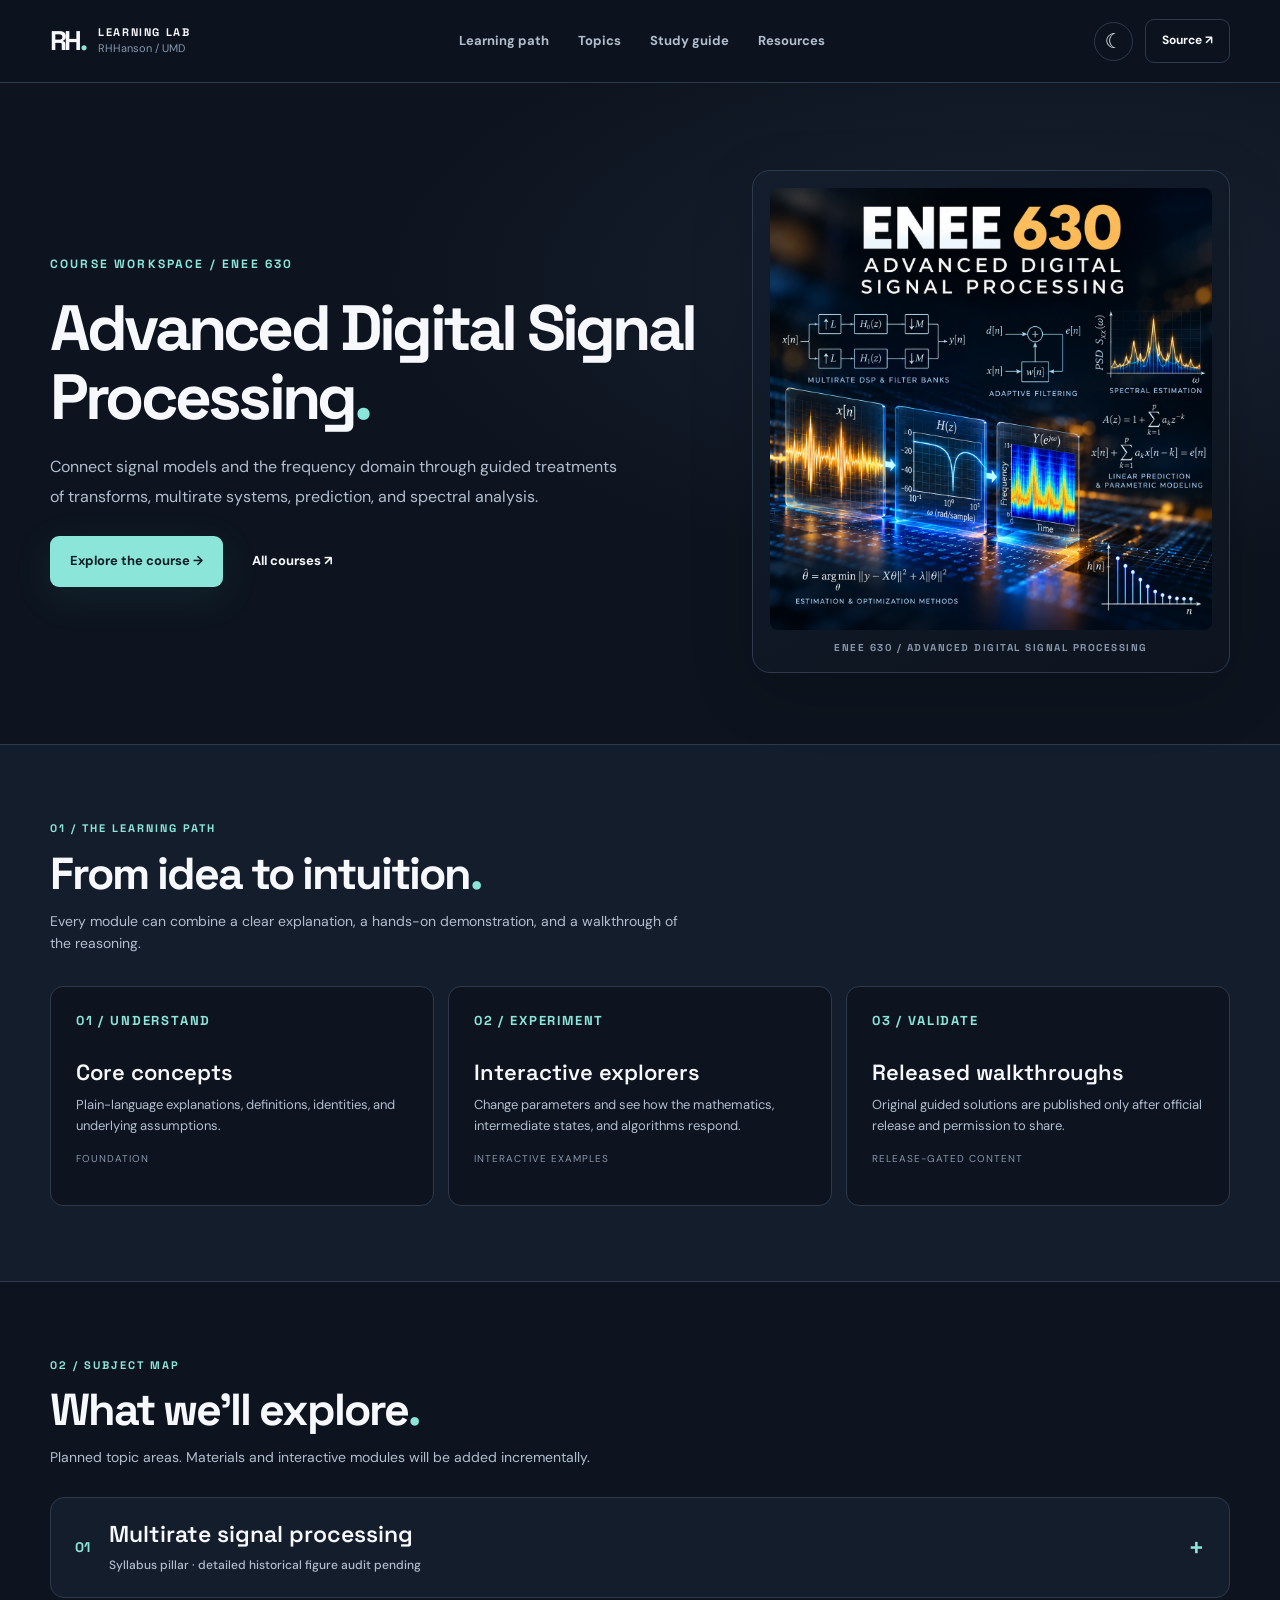
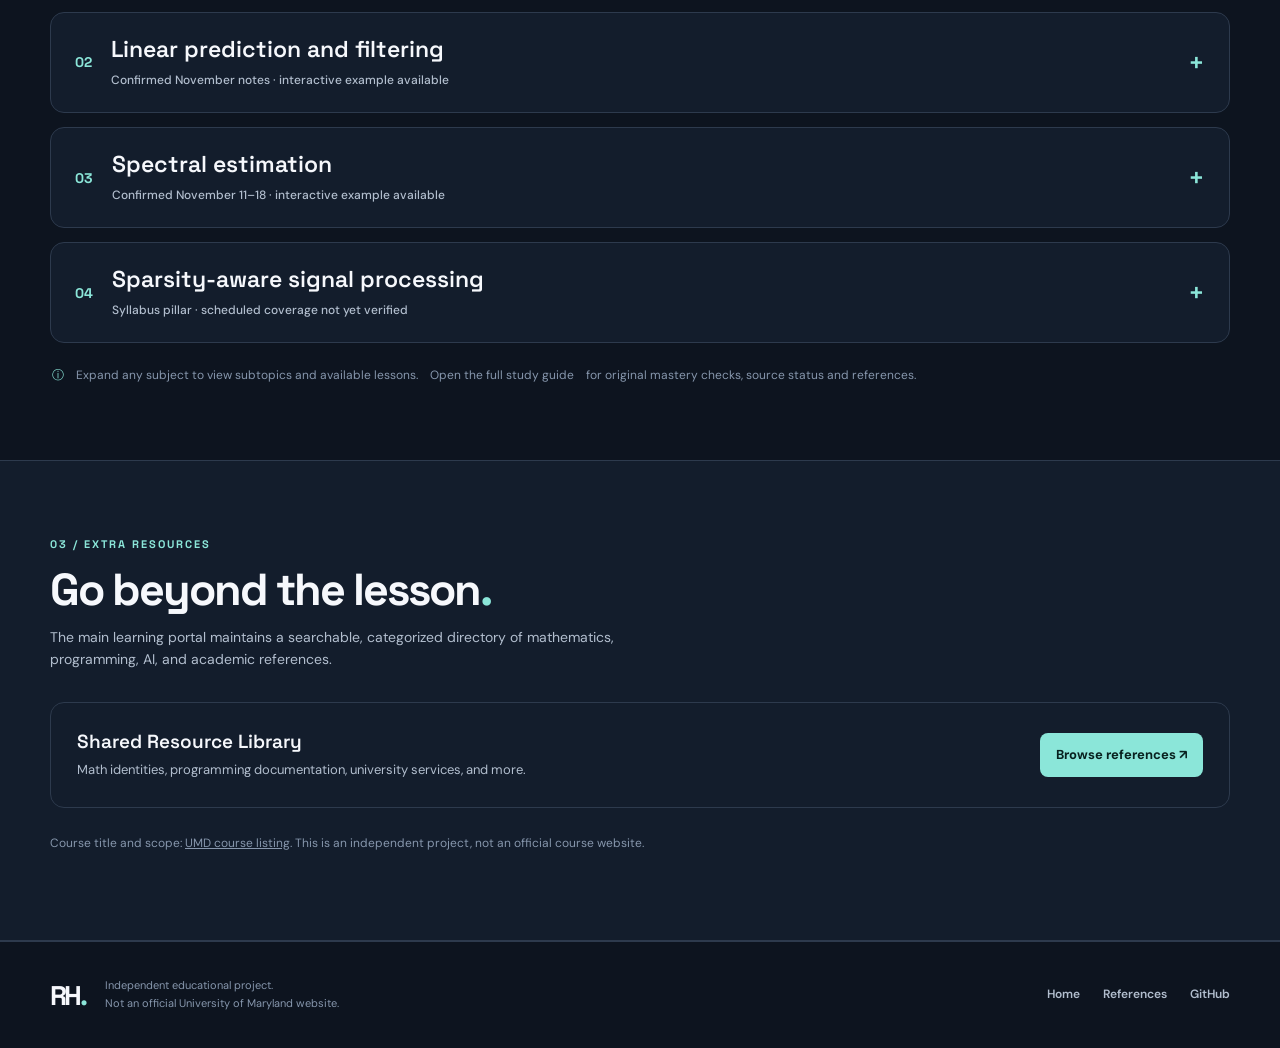
<file: site/index.html>
<!doctype html><html lang="en" data-theme="dark"><head><meta charset="utf-8"><meta name="viewport" content="width=device-width,initial-scale=1">
 <title>ENEE-630 | Advanced Digital Signal Processing | Learning Lab</title><meta name="description" content="Interactive learning companion for ENEE-630: Advanced Digital Signal Processing.">
 <link rel="icon" href="./assets/favicon.svg" type="image/svg+xml"><link rel="stylesheet" href="./assets/styles.css"><script src="./assets/course.js" defer></script></head><body>
 <a class="skip-link" href="#main">Skip to content</a><header class="site-header"><div class="container nav-row">
 <a class="brand" href="https://rhhanson-umd.github.io/"><span class="brand-mark">RH<span>.</span></span><span class="brand-label"><strong>LEARNING LAB</strong><small>RHHanson / UMD</small></span></a>
 <nav class="site-nav" aria-label="Primary"><a href="#path">Learning path</a><a href="#topics">Topics</a><a href="./learning-guide.html">Study guide</a><a href="https://rhhanson-umd.github.io/#resources">Resources</a></nav>
 <div class="nav-actions"><button class="theme-button" id="theme-toggle" aria-label="Toggle theme" title="Toggle theme">&#9790;</button><a class="nav-github" href="https://github.com/RHHanson-UMD/ENEE-630" target="_blank" rel="noopener noreferrer">Source &nearr;</a></div>
 </div></header>
 <main id="main"><section class="course-hero"><div class="container course-hero-grid"><div>
 <div class="course-eyebrow">COURSE WORKSPACE / ENEE 630</div><h1 class="course-title">Advanced Digital Signal Processing<span class="period">.</span></h1><p class="course-deck">Connect signal models and the frequency domain through guided treatments of transforms, multirate systems, prediction, and spectral analysis.</p>
 <div class="hero-actions"><a class="primary-button" href="#path">Explore the course &rarr;</a><a class="text-link" href="https://rhhanson-umd.github.io/">All courses &nearr;</a></div>
 </div><figure class="course-cover"><img src="./assets/ENEE%20630%20Cover.png" width="1254" height="1254" loading="eager" decoding="async" alt="ENEE 630 Advanced Digital Signal Processing course cover featuring multirate filter banks, adaptive filtering, spectral analysis and signal plots"><figcaption>ENEE 630 / ADVANCED DIGITAL SIGNAL PROCESSING</figcaption></figure></div></section>
 <section class="course-section alt" id="path"><div class="container"><div class="section-label">01 / THE LEARNING PATH</div><h2>From idea to intuition<span class="period">.</span></h2><p class="section-copy">Every module can combine a clear explanation, a hands-on demonstration, and a walkthrough of the reasoning.</p>
 <div class="path-grid"><div class="path-card"><div class="step">01 / UNDERSTAND</div><h3>Core concepts</h3><p>Plain-language explanations, definitions, identities, and underlying assumptions.</p><span class="status">Foundation</span></div>
 <div class="path-card"><div class="step">02 / EXPERIMENT</div><h3>Interactive explorers</h3><p>Change parameters and see how the mathematics, intermediate states, and algorithms respond.</p><span class="status">Interactive examples</span></div>
 <div class="path-card"><div class="step">03 / VALIDATE</div><h3>Released walkthroughs</h3><p>Original guided solutions are published only after official release and permission to share.</p><span class="status">Release-gated content</span></div></div>
 </div></section>
 <section class="course-section" id="topics"><div class="container"><div class="section-label">02 / SUBJECT MAP</div><h2>What we'll explore<span class="period">.</span></h2><p class="section-copy">Planned topic areas. Materials and interactive modules will be added incrementally.</p><div class="topic-accordion" aria-label="ENEE 630 subject areas">
 <details class="topic-group" id="multirate"><summary><span class="topic-index">01</span><span class="topic-heading"><strong>Multirate signal processing</strong><small>Syllabus pillar · detailed historical figure audit pending</small></span></summary>
 <div class="topic-content"><p>Build intuition about changing sampling rates and implementing analysis/synthesis systems efficiently.</p>
 <ul class="topic-subtopics"><li><strong>Sampling-rate conversion:</strong> decimation, interpolation, aliasing, spectral images and anti-alias filters</li><li><strong>Efficient implementation:</strong> polyphase decomposition and multistage processing</li><li><strong>Filter banks:</strong> two-channel and M-channel analysis/synthesis, subband coding and reconstruction</li></ul>
 <a class="topic-lesson" href="./visualizations/sampling-aliasing.html"><strong>Try sampling and aliasing</strong><span>Adjust signal frequency, sampling rate and phase; observe the Nyquist boundary and alias frequency.</span></a><p class="topic-status">Original independent DSP model; historical multirate lecture figure audit remains pending.</p><a class="topic-link" href="./learning-guide.html#topics">Study objectives and coverage notes</a></div></details>
 <details class="topic-group" id="prediction"><summary><span class="topic-index">02</span><span class="topic-heading"><strong>Linear prediction and filtering</strong><small>Confirmed November notes · interactive example available</small></span></summary>
 <div class="topic-content"><p>Investigate how observations, correlation and model assumptions determine optimal linear estimates.</p>
 <ul class="topic-subtopics"><li><strong>Linear estimation:</strong> mean-square error, covariance matrices and error orthogonality</li><li><strong>Forward/backward prediction:</strong> predictor ordering, Toeplitz systems and Levinson–Durbin ideas</li><li><strong>Wiener and Kalman methods:</strong> filtering, state-space models and innovations</li></ul>
 <a class="topic-lesson" href="./visualizations/prediction.html"><strong>Try the original forward/backward predictor</strong><span>Change correlation, order and observed sample for a stationary Gaussian AR(1) model.</span></a>
 <p class="topic-status">Example limitation: AR(1) one-sided Markov prediction is not a general ARMA/Toeplitz solver.</p></div></details>
 <details class="topic-group" id="spectral"><summary><span class="topic-index">03</span><span class="topic-heading"><strong>Spectral estimation</strong><small>Confirmed November 11–18 · interactive example available</small></span></summary>
 <div class="topic-content"><p>Compare the resolution, bias, variance and assumptions of finite-record power spectrum estimators.</p>
 <ul class="topic-subtopics"><li><strong>Nonparametric estimates:</strong> autocorrelation, PSD, periodogram, leakage and tapering</li><li><strong>Variance reduction:</strong> independent-block averaging, segment length, bias–variance tradeoffs and multitaper approaches</li><li><strong>Parametric models:</strong> AR spectral estimation, model order and mismatch</li></ul>
 <a class="topic-lesson" href="./visualizations/periodogram.html"><strong>Try the original periodogram explorer</strong><span>Investigate variance reduction for independent Gaussian white-noise estimates at zero frequency.</span></a>
 <a class="topic-lesson" href="./visualizations/spectral-leakage.html"><strong>Try spectral leakage and tapering</strong><span>Compare rectangular and Hann windows, on-bin/off-bin sinusoids, and Parseval energy.</span></a><p class="topic-status">Source status: November 16/18 class topics confirmed from transcripts; Lecture 20/21 PDF diagrams still await visual inspection.</p></div></details>
 <details class="topic-group" id="sparsity"><summary><span class="topic-index">04</span><span class="topic-heading"><strong>Sparsity-aware signal processing</strong><small>Syllabus pillar · scheduled coverage not yet verified</small></span></summary>
 <div class="topic-content"><p>Explore sparse signal representation and reconstruction once actual instruction and mathematical conventions are verified.</p>
 <ul class="topic-subtopics"><li><strong>Foundations:</strong> sparse representations and sparsity-aware estimation</li><li><strong>Optimization:</strong> norm-based formulations and their assumptions</li><li><strong>Algorithms:</strong> greedy approaches and iterative methods (tentative syllabus topics)</li></ul>
 <p class="topic-status">The Fall 2026 syllabus tentatively schedules this pillar beginning November 23. No claim of completed classroom coverage is made here.</p><a class="topic-link" href="./learning-guide.html#topics">View syllabus-based learning objectives</a></div></details>
 </div>
 <div class="note-row"><span aria-hidden="true">&#9432;</span> Expand any subject to view subtopics and available lessons. <a href="./learning-guide.html">Open the full study guide</a> for original mastery checks, source status and references.</div>
 
 </div></section>
 <section class="course-section alt"><div class="container"><div class="section-label">03 / EXTRA RESOURCES</div><h2>Go beyond the lesson<span class="period">.</span></h2><p class="section-copy">The main learning portal maintains a searchable, categorized directory of mathematics, programming, AI, and academic references.</p>
 <div class="resources-prompt"><div><strong>Shared Resource Library</strong><p>Math identities, programming documentation, university services, and more.</p></div><a class="demo-btn" href="https://rhhanson-umd.github.io/#resources">Browse references &nearr;</a></div>
 <p style="margin-top:26px;color:var(--faint);font-size:12px">Course title and scope: <a style="text-decoration:underline" href="https://app.testudo.umd.edu/soc/202608/ENEE/ENEE630" target="_blank" rel="noopener noreferrer">UMD course listing</a>. This is an independent project, not an official course website.</p>
 </div></section></main><footer><div class="container footer-row"><div class="footer-brand"><span class="brand-mark">RH<span>.</span></span><span>Independent educational project.<br>Not an official University of Maryland website.</span></div><div class="footer-links"><a href="https://rhhanson-umd.github.io/">Home</a><a href="https://rhhanson-umd.github.io/#resources">References</a><a href="https://github.com/RHHanson-UMD/ENEE-630">GitHub</a></div></div></footer>
 </body></html>
</file>
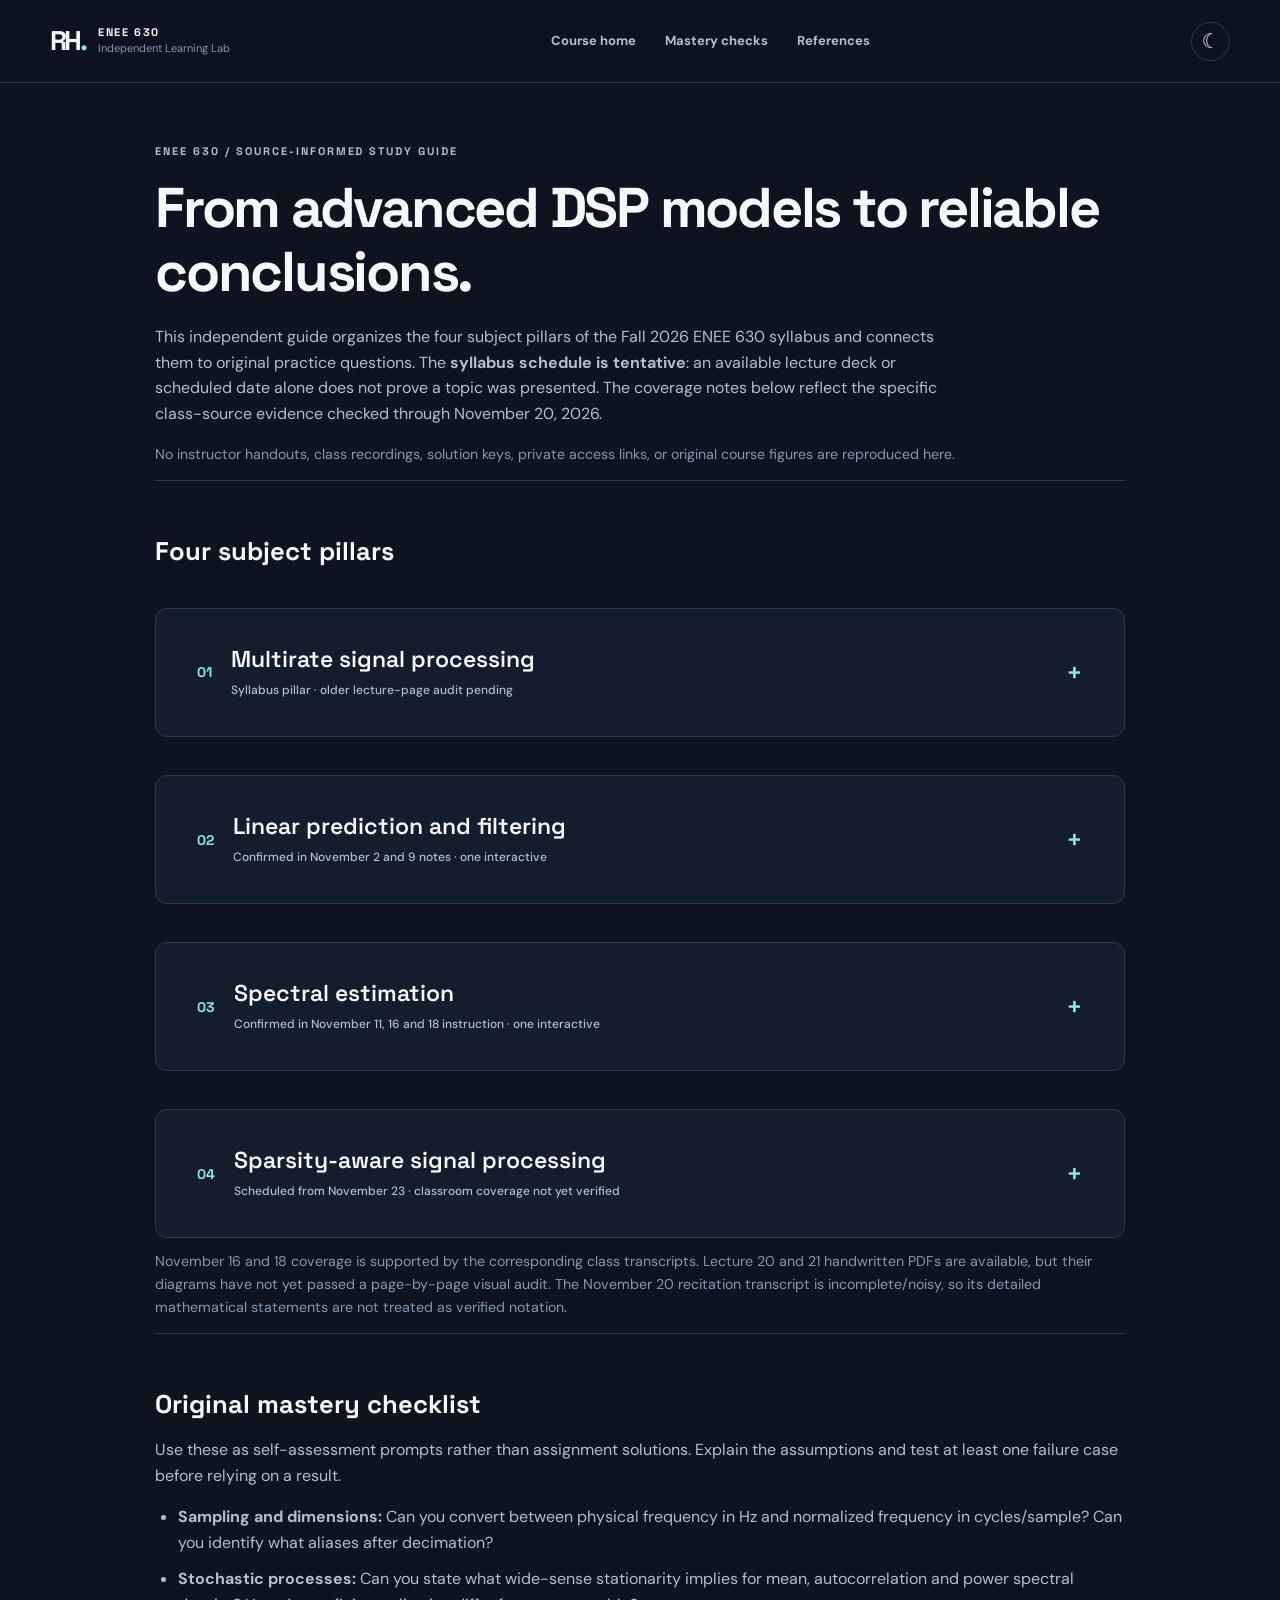
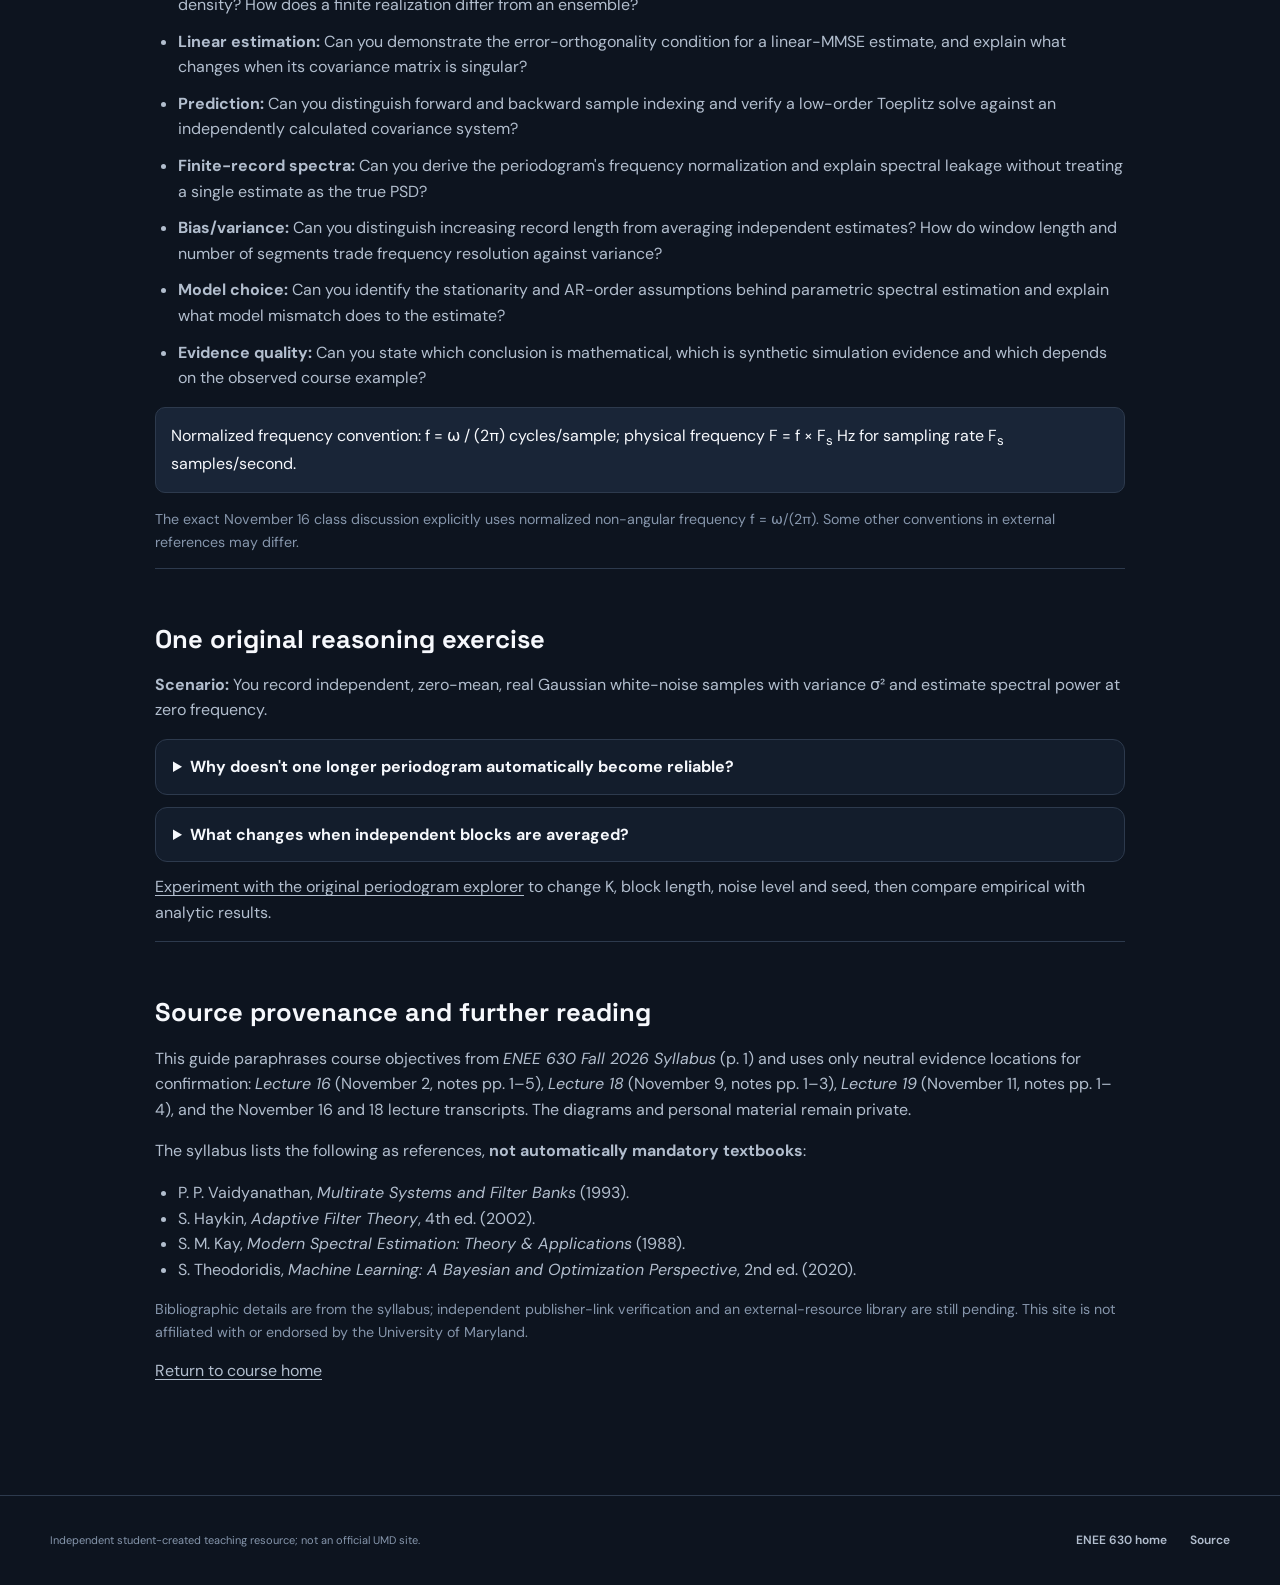
<file: site/learning-guide.html>
<!doctype html>
<html lang="en" data-theme="dark">
<head>
<meta charset="utf-8"><meta name="viewport" content="width=device-width,initial-scale=1">
<title>ENEE 630 Learning Guide | Independent Learning Lab</title>
<meta name="description" content="A source-informed ENEE 630 topic map and original mastery checklist, distinguishing confirmed instruction from tentative scheduling.">
<link rel="icon" href="./assets/favicon.svg" type="image/svg+xml">
<link rel="stylesheet" href="./assets/styles.css">
<script src="./assets/course.js" defer></script>
<style>
.guide{max-width:970px;padding:60px 0 95px}.guide h1{font:700 clamp(2.1rem,5vw,3.5rem)/1.15 'Space Grotesk',sans-serif;letter-spacing:-.04em;margin:16px 0 20px}.guide h2{font:700 1.6rem/1.3 'Space Grotesk',sans-serif;margin:44px 0 16px}.guide h3{font:700 1.1rem/1.3 'Space Grotesk',sans-serif;margin-bottom:7px}.guide p,.guide li{color:var(--muted)}.guide a:not(.brand){text-decoration:underline;text-underline-offset:3px}.guide a:hover{color:var(--mint)}.guide section{border-top:1px solid var(--line);padding-top:10px}.intro{max-width:790px}.guide-grid{display:grid;grid-template-columns:repeat(auto-fit,minmax(245px,1fr));gap:16px;margin:20px 0}.guide-card{background:var(--surface);border:1px solid var(--line);border-radius:14px;padding:23px}.guide-card p{margin-bottom:8px}.status-line{color:var(--mint)!important;font-size:.83rem;font-weight:700;letter-spacing:.01em}.guide-checks li{margin-bottom:11px}.guide .formula{background:var(--surface2);border:1px solid var(--line);padding:15px;border-radius:10px;overflow-wrap:anywhere;color:var(--ink);margin:15px 0}.guide details{background:var(--surface);border:1px solid var(--line);padding:14px 17px;margin:12px 0;border-radius:12px}.guide summary{cursor:pointer;font-weight:700}.fineprint{font-size:.89rem;color:var(--faint)!important}.guide ul{padding-left:23px}.guide a:focus-visible,.guide summary:focus-visible{outline:3px solid var(--mint);outline-offset:3px}@media(max-width:600px){.guide{padding:36px 0 65px}}
</style>
</head>
<body>
<a class="skip-link" href="#main">Skip to guide</a>
<header class="site-header"><div class="container nav-row">
<a class="brand" href="./index.html"><span class="brand-mark">RH<span>.</span></span><span class="brand-label"><strong>ENEE 630</strong><small>Independent Learning Lab</small></span></a>
<nav class="site-nav" aria-label="Primary"><a href="./index.html">Course home</a><a href="#mastery">Mastery checks</a><a href="#sources">References</a></nav>
<div class="nav-actions"><button class="theme-button" id="theme-toggle" type="button" aria-label="Toggle theme" title="Toggle theme">&#9790;</button></div>
</div></header>
<main id="main" class="guide container">
<p class="section-label">ENEE 630 / SOURCE-INFORMED STUDY GUIDE</p>
<h1>From advanced DSP models to reliable conclusions.</h1>
<p class="intro">This independent guide organizes the four subject pillars of the Fall 2026 ENEE 630 syllabus and connects them to original practice questions. The <strong>syllabus schedule is tentative</strong>: an available lecture deck or scheduled date alone does not prove a topic was presented. The coverage notes below reflect the specific class-source evidence checked through November 20, 2026.</p>
<p class="fineprint">No instructor handouts, class recordings, solution keys, private access links, or original course figures are reproduced here.</p>

<section id="topics"><h2>Four subject pillars</h2>
<div class="topic-accordion" aria-label="Course subject pillars">
<details class="topic-group" id="guide-multirate"><summary><span class="topic-index">01</span><span class="topic-heading"><strong>Multirate signal processing</strong><small>Syllabus pillar · older lecture-page audit pending</small></span></summary>
<div class="topic-content"><p>Sampling-rate conversion and efficient multirate architectures.</p><ul class="topic-subtopics"><li><strong>Decimation and interpolation:</strong> aliasing, spectral images, filter requirements and frequency conventions</li><li><strong>Polyphase and multistage design:</strong> decomposition and computational savings</li><li><strong>Filter banks:</strong> two-channel/M-channel analysis, synthesis and subband coding</li></ul><a class="topic-lesson" href="./visualizations/sampling-aliasing.html"><strong>Interactive: sampling aliasing</strong><span>Original synthetic frequency folding and Nyquist boundary example</span></a><p class="topic-status">The syllabus names these areas; detailed coverage and figure verification for older lecture pages is pending.</p></div></details>
<details class="topic-group" id="guide-prediction"><summary><span class="topic-index">02</span><span class="topic-heading"><strong>Linear prediction and filtering</strong><small>Confirmed in November 2 and 9 notes · one interactive</small></span></summary>
<div class="topic-content"><p>Relate estimation error to covariance and projection in linear signal models.</p><ul class="topic-subtopics"><li><strong>Linear-MMSE and Wiener filters:</strong> orthogonality, covariance and solvability</li><li><strong>Forward/backward linear prediction:</strong> Toeplitz equations and Levinson–Durbin recursions</li><li><strong>State-space methods:</strong> Kalman filtering, prediction and innovations</li></ul><a class="topic-lesson" href="./visualizations/prediction.html"><strong>Interactive: AR(1) prediction</strong><span>Original restricted-model example; not a general Toeplitz solver</span></a></div></details>
<details class="topic-group" id="guide-spectral"><summary><span class="topic-index">03</span><span class="topic-heading"><strong>Spectral estimation</strong><small>Confirmed in November 11, 16 and 18 instruction · one interactive</small></span></summary>
<div class="topic-content"><p>Learn which assumptions support finite-record frequency-domain estimates.</p><ul class="topic-subtopics"><li><strong>Periodogram:</strong> finite-sample autocorrelation, bias, resolution, leakage and variance</li><li><strong>Nonparametric variance reduction:</strong> segments, independent averaging, tapering and multitaper estimation</li><li><strong>Parametric spectral models:</strong> AR estimation, model order and mismatch</li></ul><a class="topic-lesson" href="./visualizations/periodogram.html"><strong>Interactive: periodogram averaging</strong><span>Original Gaussian white-noise zero-frequency experiment</span></a><a class="topic-lesson" href="./visualizations/spectral-leakage.html"><strong>Interactive: finite-record spectral leakage</strong><span>Original rectangular versus Hann windowed DFT experiment</span></a></div></details>
<details class="topic-group" id="guide-sparsity"><summary><span class="topic-index">04</span><span class="topic-heading"><strong>Sparsity-aware signal processing</strong><small>Scheduled from November 23 · classroom coverage not yet verified</small></span></summary>
<div class="topic-content"><p>The syllabus proposes sparse representations and inference as a fourth pillar.</p><ul class="topic-subtopics"><li><strong>Foundations:</strong> sparse models and representation assumptions</li><li><strong>Optimization:</strong> norm-minimization formulations</li><li><strong>Algorithms:</strong> greedy and iterative methods</li></ul><p class="topic-status">Future scheduled topics are not represented as completed instruction. Exact class examples and notes still require verification.</p></div></details>
</div>
<p class="fineprint">November 16 and 18 coverage is supported by the corresponding class transcripts. Lecture 20 and 21 handwritten PDFs are available, but their diagrams have not yet passed a page-by-page visual audit. The November 20 recitation transcript is incomplete/noisy, so its detailed mathematical statements are not treated as verified notation.</p>
</section>

<section id="mastery"><h2>Original mastery checklist</h2>
<p>Use these as self-assessment prompts rather than assignment solutions. Explain the assumptions and test at least one failure case before relying on a result.</p>
<ul class="guide-checks">
<li><strong>Sampling and dimensions:</strong> Can you convert between physical frequency in Hz and normalized frequency in cycles/sample? Can you identify what aliases after decimation?</li>
<li><strong>Stochastic processes:</strong> Can you state what wide-sense stationarity implies for mean, autocorrelation and power spectral density? How does a finite realization differ from an ensemble?</li>
<li><strong>Linear estimation:</strong> Can you demonstrate the error-orthogonality condition for a linear-MMSE estimate, and explain what changes when its covariance matrix is singular?</li>
<li><strong>Prediction:</strong> Can you distinguish forward and backward sample indexing and verify a low-order Toeplitz solve against an independently calculated covariance system?</li>
<li><strong>Finite-record spectra:</strong> Can you derive the periodogram's frequency normalization and explain spectral leakage without treating a single estimate as the true PSD?</li>
<li><strong>Bias/variance:</strong> Can you distinguish increasing record length from averaging independent estimates? How do window length and number of segments trade frequency resolution against variance?</li>
<li><strong>Model choice:</strong> Can you identify the stationarity and AR-order assumptions behind parametric spectral estimation and explain what model mismatch does to the estimate?</li>
<li><strong>Evidence quality:</strong> Can you state which conclusion is mathematical, which is synthetic simulation evidence and which depends on the observed course example?</li>
</ul>
<div class="formula">Normalized frequency convention: f = ω / (2π) cycles/sample; physical frequency F = f × F<sub>s</sub> Hz for sampling rate F<sub>s</sub> samples/second.</div>
<p class="fineprint">The exact November 16 class discussion explicitly uses normalized non-angular frequency f = ω/(2π). Some other conventions in external references may differ.</p>
</section>

<section id="reasoning"><h2>One original reasoning exercise</h2>
<p><strong>Scenario:</strong> You record independent, zero-mean, real Gaussian white-noise samples with variance σ² and estimate spectral power at zero frequency.</p>
<details><summary>Why doesn't one longer periodogram automatically become reliable?</summary>
<p>For the specific model, the normalized zero-frequency sum is standard Gaussian, so its squared magnitude has a chi-square distribution with one degree of freedom. Its variance remains 2σ⁴ regardless of sample length; increasing the record length does not make this single zero-frequency estimate consistent.</p></details>
<details><summary>What changes when independent blocks are averaged?</summary>
<p>With K independent blocks, the average retains mean σ² and its variance becomes 2σ⁴/K. That exact reduction relies on the independence and Gaussian assumptions; overlapping or correlated segments require separate analysis. Increasing K while total data is fixed also shortens each block, affecting frequency resolution for colored spectra.</p></details>
<p><a href="./visualizations/periodogram.html">Experiment with the original periodogram explorer</a> to change K, block length, noise level and seed, then compare empirical with analytic results.</p>
</section>

<section id="sources"><h2>Source provenance and further reading</h2>
<p>This guide paraphrases course objectives from <em>ENEE 630 Fall 2026 Syllabus</em> (p. 1) and uses only neutral evidence locations for confirmation: <em>Lecture 16</em> (November 2, notes pp. 1–5), <em>Lecture 18</em> (November 9, notes pp. 1–3), <em>Lecture 19</em> (November 11, notes pp. 1–4), and the November 16 and 18 lecture transcripts. The diagrams and personal material remain private.</p>
<p>The syllabus lists the following as references, <strong>not automatically mandatory textbooks</strong>:</p>
<ul>
<li>P. P. Vaidyanathan, <em>Multirate Systems and Filter Banks</em> (1993).</li>
<li>S. Haykin, <em>Adaptive Filter Theory</em>, 4th ed. (2002).</li>
<li>S. M. Kay, <em>Modern Spectral Estimation: Theory &amp; Applications</em> (1988).</li>
<li>S. Theodoridis, <em>Machine Learning: A Bayesian and Optimization Perspective</em>, 2nd ed. (2020).</li>
</ul>
<p class="fineprint">Bibliographic details are from the syllabus; independent publisher-link verification and an external-resource library are still pending. This site is not affiliated with or endorsed by the University of Maryland.</p>
<p><a href="./index.html">Return to course home</a></p>
</section>
</main>
<footer><div class="container footer-row"><div class="footer-brand"><span>Independent student-created teaching resource; not an official UMD site.</span></div><div class="footer-links"><a href="./index.html">ENEE 630 home</a><a href="https://github.com/RHHanson-UMD/ENEE-630">Source</a></div></div></footer>
</body></html>
</file>
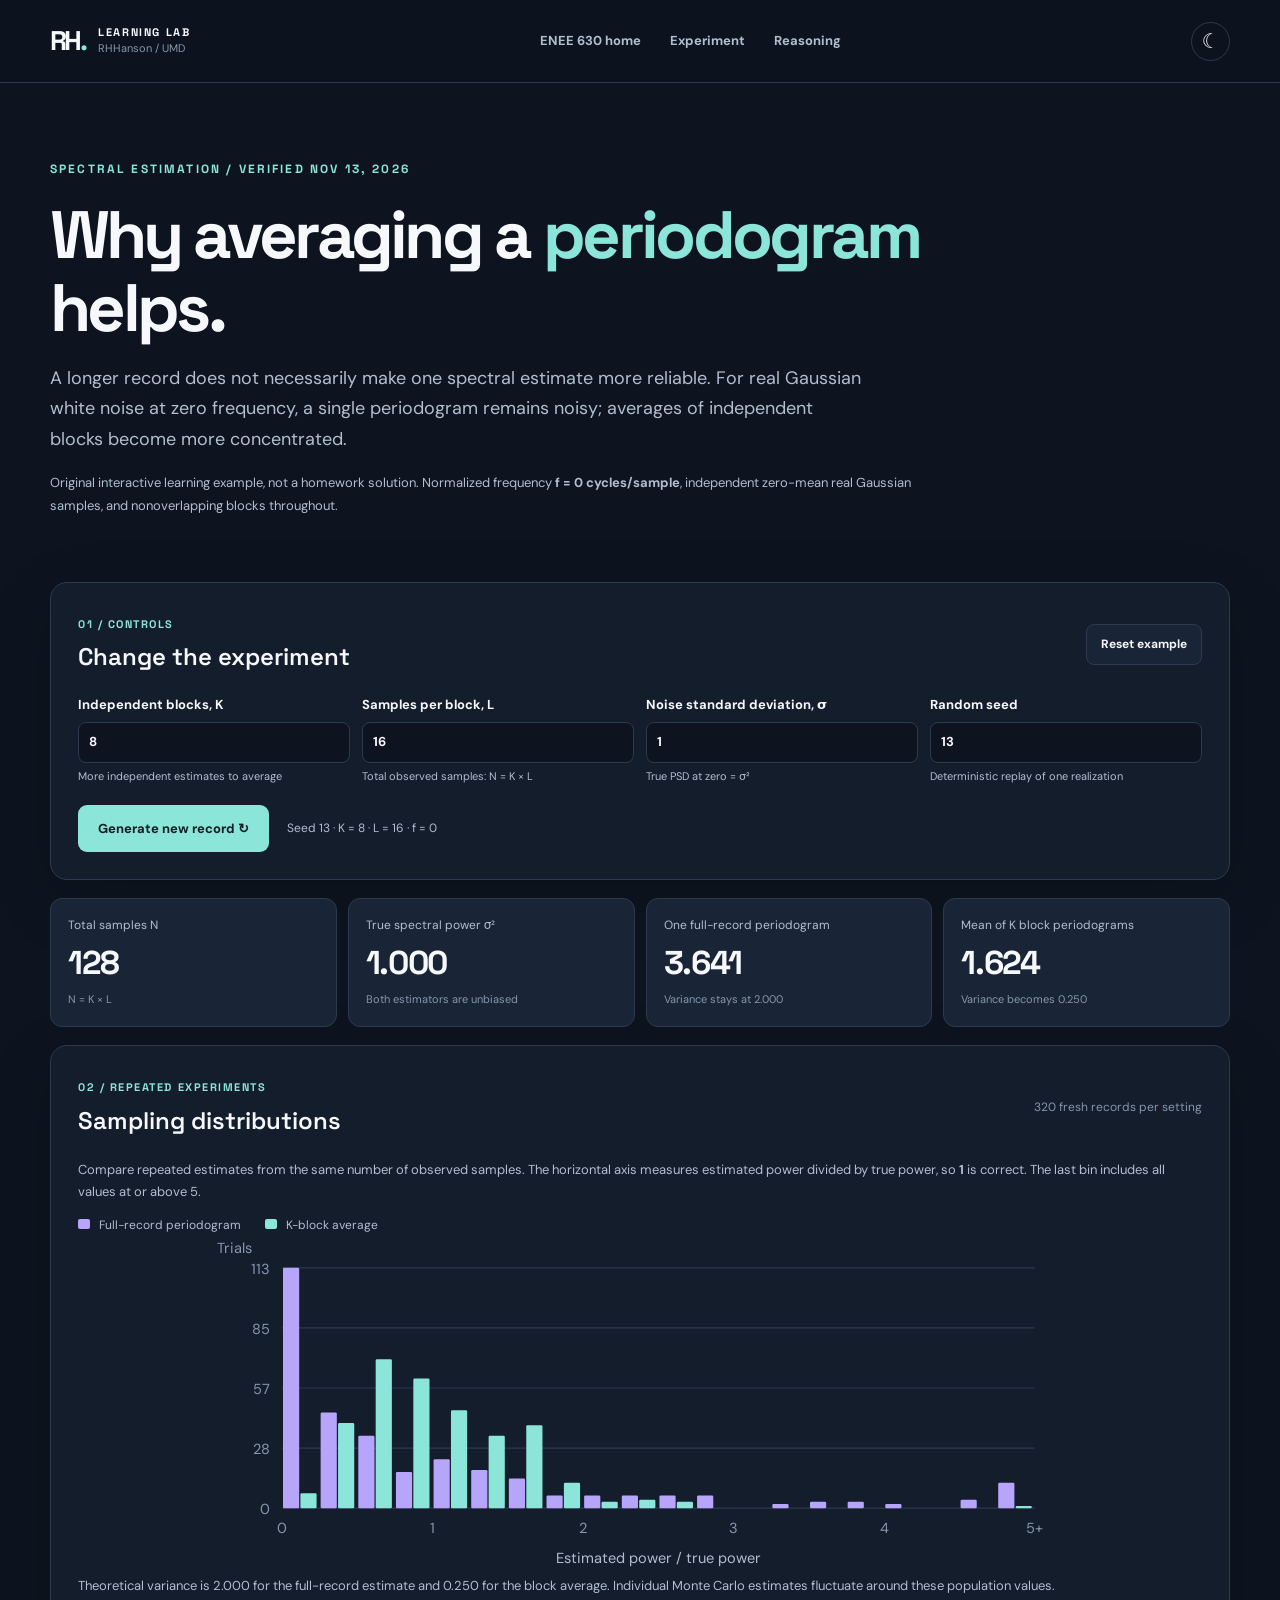
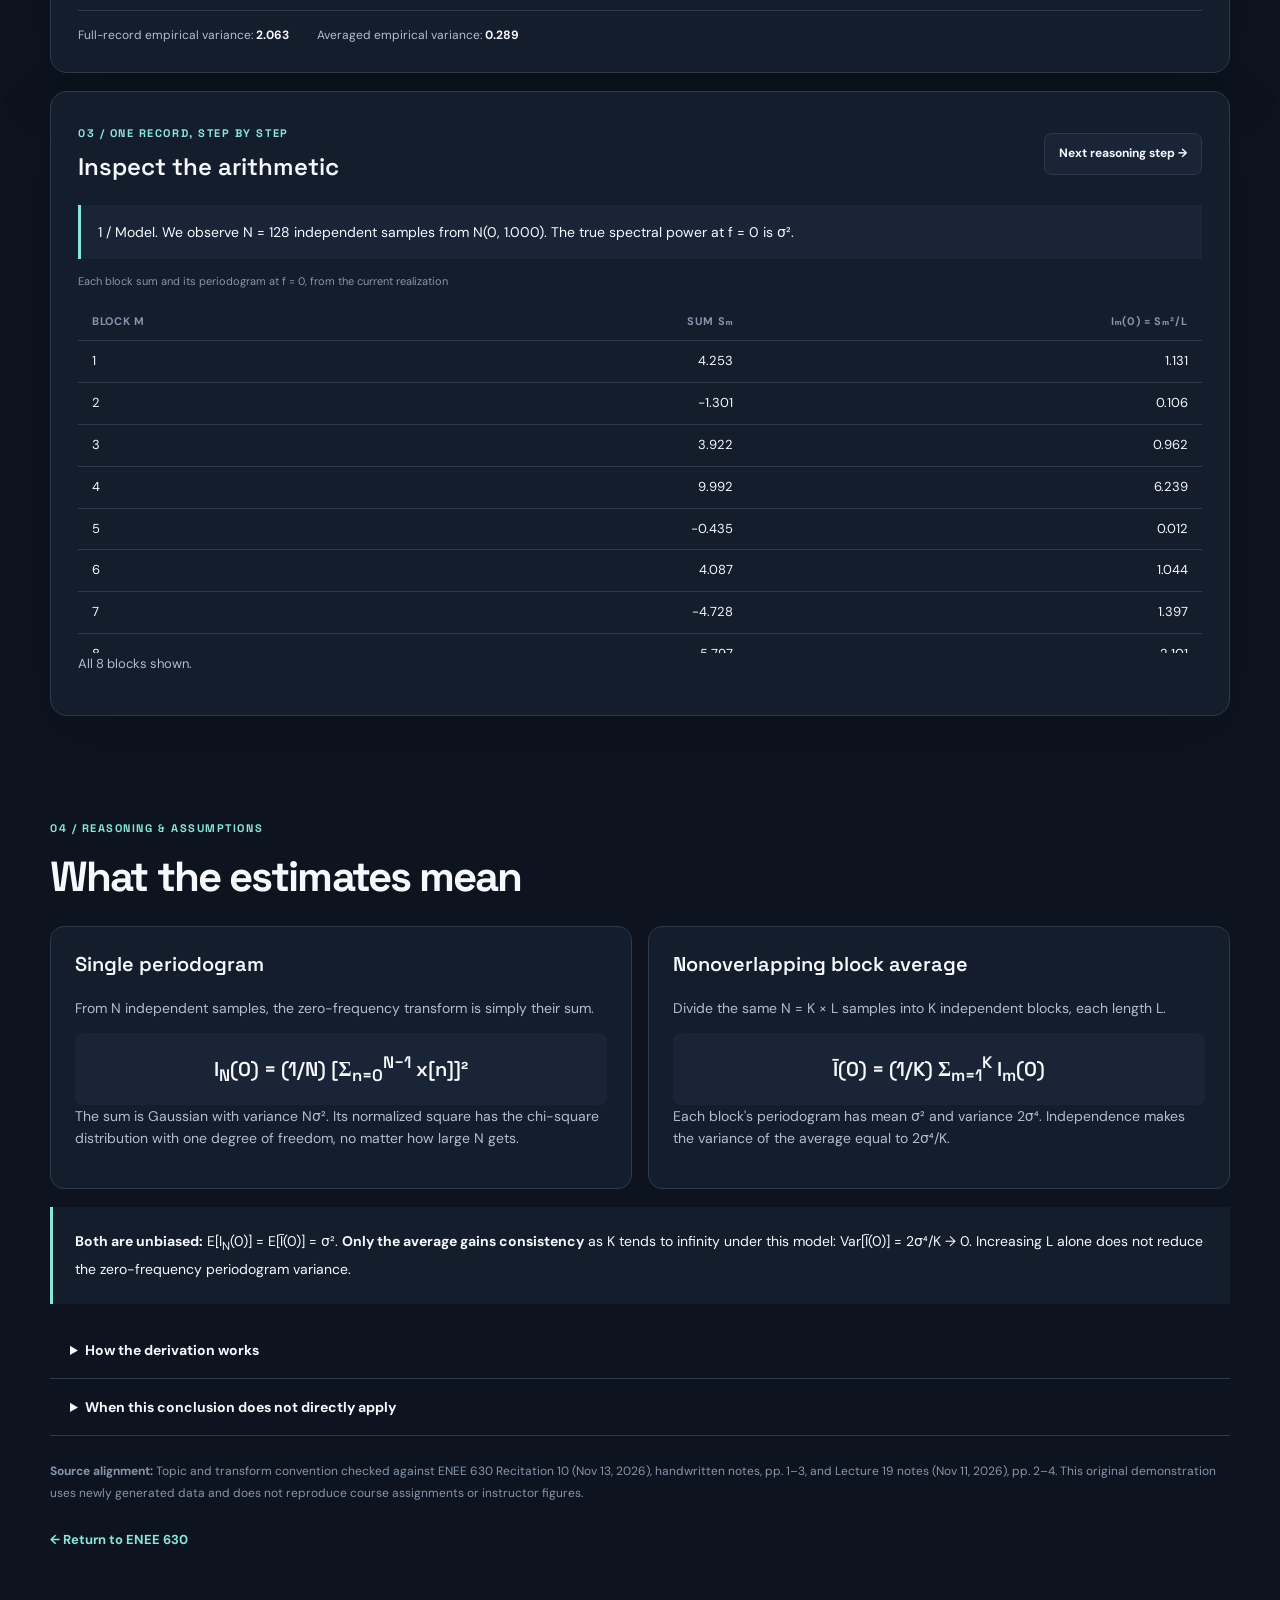
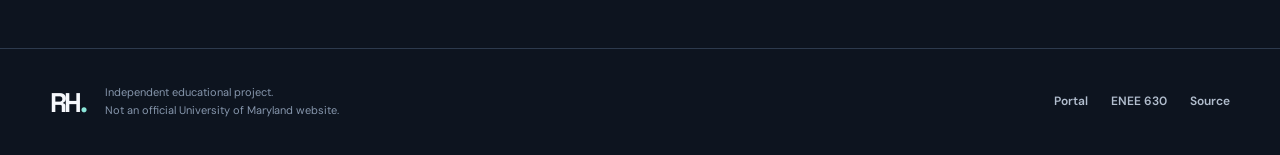
<file: site/visualizations/periodogram.html>
<!doctype html>
<html lang="en" data-theme="dark"><head><meta charset="utf-8"><meta name="viewport" content="width=device-width,initial-scale=1">
<meta name="description" content="Explore why periodogram averaging reduces estimation variance for real Gaussian white noise.">
<title>Periodogram Explorer | ENEE 630 Learning Lab</title>
<link rel="icon" href="../assets/favicon.svg" type="image/svg+xml">
<link rel="stylesheet" href="../assets/styles.css"><link rel="stylesheet" href="./periodogram.css">
<script src="../assets/course.js" defer></script><script type="module" src="./periodogram.js"></script></head><body>
<a class="skip-link" href="#main">Skip to lesson</a>
<header class="site-header"><div class="container nav-row"><a class="brand" href="https://rhhanson-umd.github.io/"><span class="brand-mark">RH<span>.</span></span><span class="brand-label"><strong>LEARNING LAB</strong><small>RHHanson / UMD</small></span></a>
<nav class="site-nav" aria-label="Primary"><a href="../index.html">ENEE 630 home</a><a href="#experiment">Experiment</a><a href="#reasoning">Reasoning</a></nav>
<div class="nav-actions"><button class="theme-button" id="theme-toggle" aria-label="Toggle theme" title="Toggle theme">&#9790;</button></div></div></header>
<main id="main"><section class="lesson-intro container"><span class="course-eyebrow">SPECTRAL ESTIMATION / VERIFIED NOV 13, 2026</span>
<h1>Why averaging a <em>periodogram</em> helps.</h1>
<p class="lesson-lead">A longer record does not necessarily make one spectral estimate more reliable. For real Gaussian white noise at zero frequency, a single periodogram remains noisy; averages of independent blocks become more concentrated.</p>
<p class="fine">Original interactive learning example, not a homework solution. Normalized frequency <strong>f = 0 cycles/sample</strong>, independent zero-mean real Gaussian samples, and nonoverlapping blocks throughout.</p></section>
<section id="experiment" class="container lesson-shell">
<div class="panel"><div class="panel-heading"><div><span class="mini-label">01 / CONTROLS</span><h2>Change the experiment</h2></div><button id="reset" type="button" class="secondary-action">Reset example</button></div>
<form id="parameters" class="control-grid">
<label>Independent blocks, K <input id="blocks" type="number" min="1" max="32" step="1" value="8" required><small>More independent estimates to average</small></label>
<label>Samples per block, L <input id="length" type="number" min="1" max="128" step="1" value="16" required><small>Total observed samples: N = K × L</small></label>
<label>Noise standard deviation, σ <input id="sigma" type="number" min="0.1" max="20" step="0.1" value="1" required><small>True PSD at zero = σ²</small></label>
<label>Random seed <input id="seed" type="number" min="0" max="4294967295" step="1" value="13" required><small>Deterministic replay of one realization</small></label></form>
<div class="run-actions"><button type="button" class="primary-button" id="resample">Generate new record &#8635;</button><span id="status" role="status" aria-live="polite">Ready</span></div></div>
<div class="metric-grid" aria-label="Numerical results">
<div class="metric"><span>Total samples N</span><strong id="total">128</strong><small>N = K × L</small></div>
<div class="metric"><span>True spectral power σ²</span><strong id="true-power">1.000</strong><small>Both estimators are unbiased</small></div>
<div class="metric"><span>One full-record periodogram</span><strong id="single-result">—</strong><small>Variance stays at <span id="single-variance">2.000</span></small></div>
<div class="metric"><span>Mean of K block periodograms</span><strong id="average-result">—</strong><small>Variance becomes <span id="average-variance">0.250</span></small></div></div>
<div class="panel plot-panel"><div class="panel-heading"><div><span class="mini-label">02 / REPEATED EXPERIMENTS</span><h2>Sampling distributions</h2></div><span class="plot-counter">320 fresh records per setting</span></div>
<p class="fine">Compare repeated estimates from the same number of observed samples. The horizontal axis measures estimated power divided by true power, so <strong>1</strong> is correct. The last bin includes all values at or above 5.</p>
<div class="legend"><span><i class="swatch single"></i> Full-record periodogram</span><span><i class="swatch average"></i> K-block average</span></div>
<svg id="distribution" viewBox="0 0 720 280" role="img" aria-label="Histograms comparing periodogram and averaged periodogram across repeated independent Gaussian records."></svg>
<p id="hist-description" class="fine" aria-live="polite"></p>
<div class="data-row"><span>Full-record empirical variance: <strong id="empirical-single">—</strong></span><span>Averaged empirical variance: <strong id="empirical-average">—</strong></span></div></div>
<div class="panel"><div class="panel-heading"><div><span class="mini-label">03 / ONE RECORD, STEP BY STEP</span><h2>Inspect the arithmetic</h2></div><button type="button" class="secondary-action" id="next-step">Next reasoning step →</button></div>
<p id="step-explanation" class="step-text" aria-live="polite"></p>
<div class="table-wrap"><table><caption>Each block sum and its periodogram at f = 0, from the current realization</caption><thead><tr><th scope="col">Block m</th><th scope="col">Sum Sₘ</th><th scope="col">Iₘ(0) = Sₘ²/L</th></tr></thead><tbody id="block-rows"></tbody></table></div>
<p class="fine" id="table-note"></p></div></section>
<section id="reasoning" class="container lesson-theory"><span class="mini-label">04 / REASONING &amp; ASSUMPTIONS</span><h2>What the estimates mean</h2>
<div class="theory-grid"><article><h3>Single periodogram</h3><p>From N independent samples, the zero-frequency transform is simply their sum.</p><div class="formula">I<sub>N</sub>(0) = (1/N) [Σ<sub>n=0</sub><sup>N−1</sup> x[n]]²</div><p>The sum is Gaussian with variance Nσ². Its normalized square has the chi-square distribution with one degree of freedom, no matter how large N gets.</p></article>
<article><h3>Nonoverlapping block average</h3><p>Divide the same N = K × L samples into K independent blocks, each length L.</p><div class="formula">Ī(0) = (1/K) Σ<sub>m=1</sub><sup>K</sup> I<sub>m</sub>(0)</div><p>Each block's periodogram has mean σ² and variance 2σ⁴. Independence makes the variance of the average equal to 2σ⁴/K.</p></article></div>
<div class="key-comparison"><strong>Both are unbiased:</strong> E[I<sub>N</sub>(0)] = E[Ī(0)] = σ². <strong>Only the average gains consistency</strong> as K tends to infinity under this model: Var[Ī(0)] = 2σ⁴/K → 0. Increasing L alone does not reduce the zero-frequency periodogram variance.</div>
<details><summary>How the derivation works</summary><p>Let S = Σ x[n]. For independent x[n] distributed N(0, σ²), S is N(0, Nσ²). Therefore Z = S/(σ√N) is standard normal, and I<sub>N</sub>(0) = σ² Z². Since E[Z²] = 1 and Var[Z²] = 2, the expected periodogram is σ² and its variance is 2σ⁴. For K disjoint blocks, their normalized sums are independent standard normals. Averaging K independent squared normals divides the variance by K.</p></details>
<details><summary>When this conclusion does not directly apply</summary><p>The exact chi-square-one result here requires real, zero-mean, independent Gaussian samples and frequency zero. For colored noise, non-Gaussian noise, nonzero frequencies, overlapping segments, or other window choices, the variance, bias, and independence structure may change. Segment averaging can also reduce frequency resolution and introduce bias when the underlying spectrum is not flat. These effects require separate analysis.</p></details>
<p class="source-note"><strong>Source alignment:</strong> Topic and transform convention checked against ENEE 630 Recitation 10 (Nov 13, 2026), handwritten notes, pp. 1–3, and Lecture 19 notes (Nov 11, 2026), pp. 2–4. This original demonstration uses newly generated data and does not reproduce course assignments or instructor figures.</p>
<p class="lesson-back"><a href="../index.html">← Return to ENEE 630</a></p></section></main>
<footer><div class="container footer-row"><div class="footer-brand"><span class="brand-mark">RH<span>.</span></span><span>Independent educational project.<br>Not an official University of Maryland website.</span></div><div class="footer-links"><a href="https://rhhanson-umd.github.io/">Portal</a><a href="../index.html">ENEE 630</a><a href="https://github.com/RHHanson-UMD/ENEE-630">Source</a></div></div></footer></body></html>
</file>
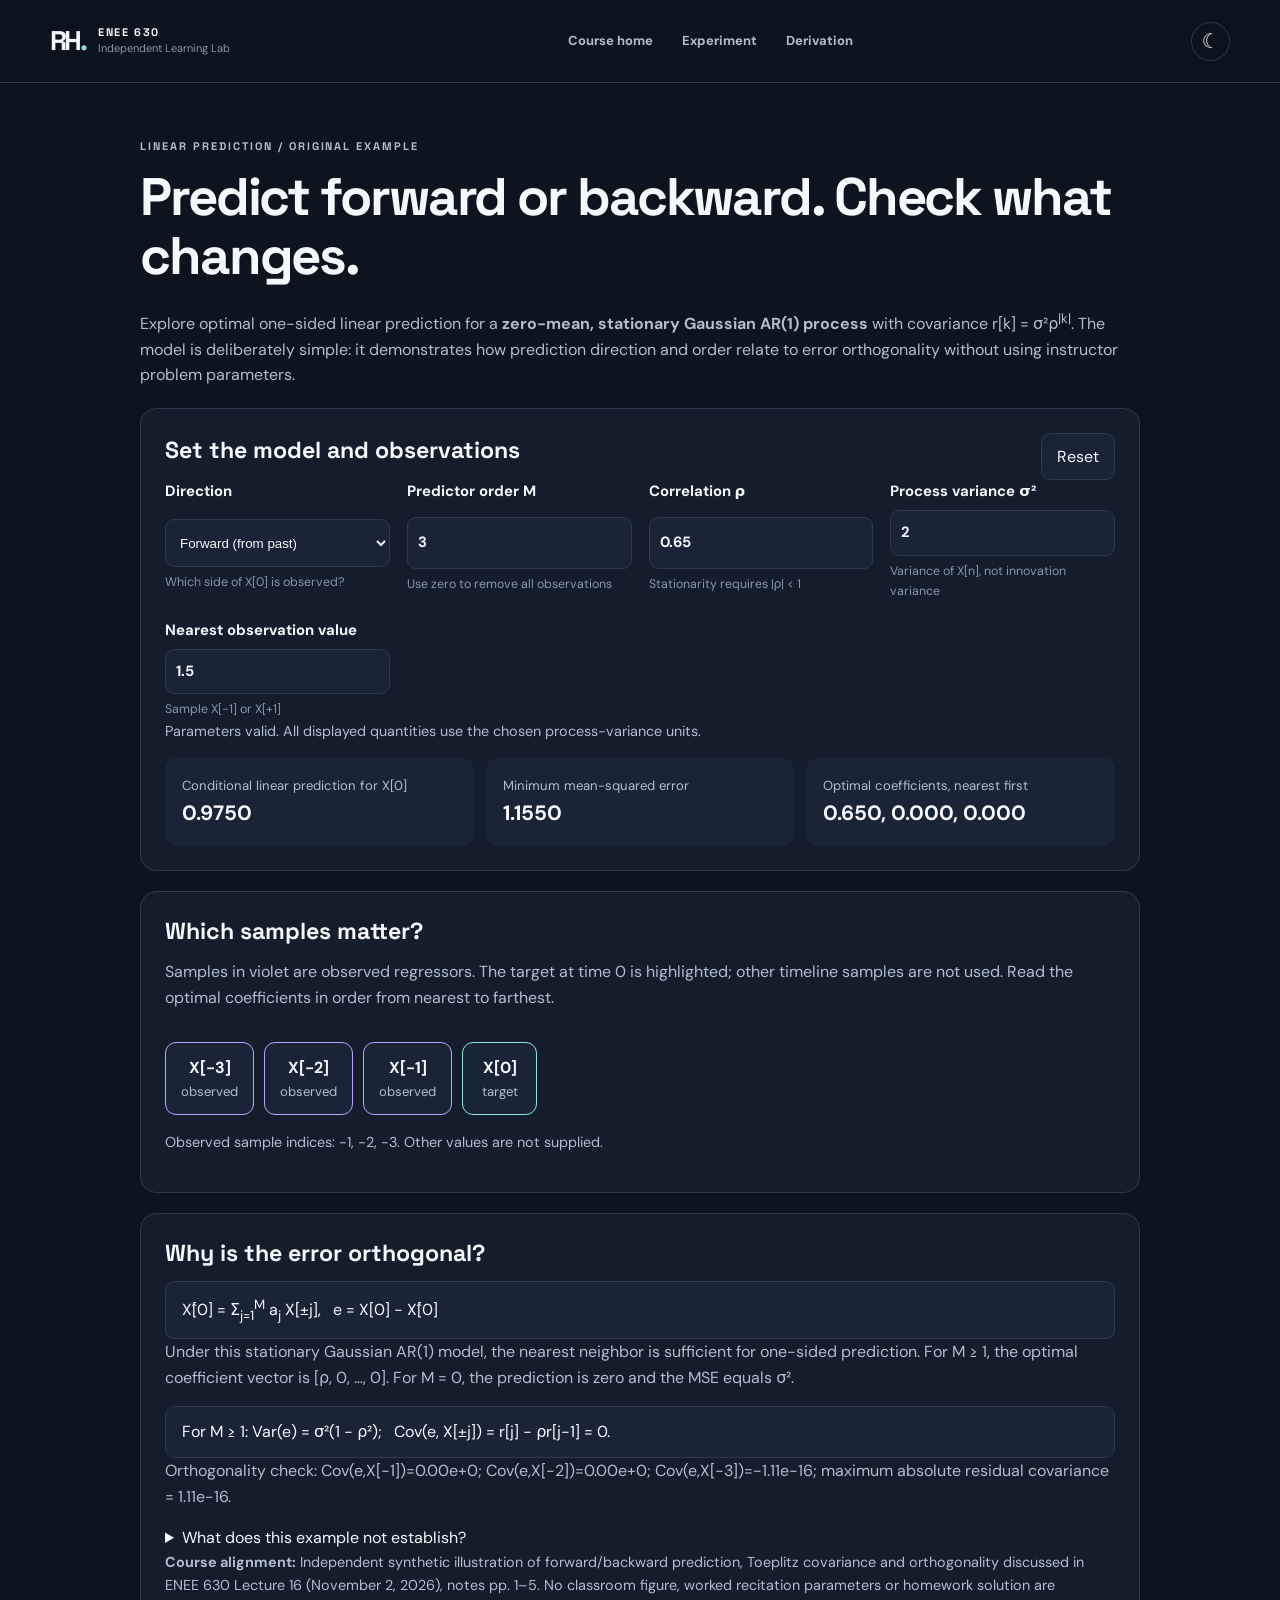
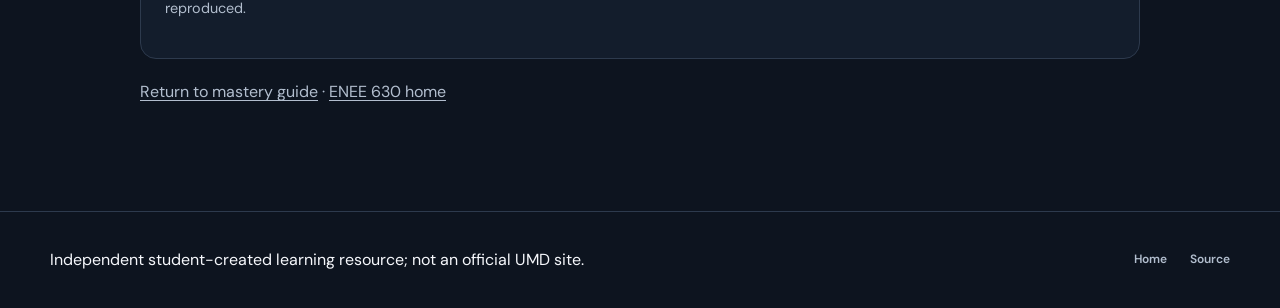
<file: site/visualizations/prediction.html>
<!doctype html><html lang="en" data-theme="dark">
<head><meta charset="utf-8"><meta name="viewport" content="width=device-width,initial-scale=1">
<title>Linear Prediction Explorer | ENEE 630 Learning Lab</title>
<meta name="description" content="Original interactive forward and backward linear prediction with a stationary Gaussian AR(1) process.">
<link rel="icon" href="../assets/favicon.svg" type="image/svg+xml">
<link rel="stylesheet" href="../assets/styles.css">
<script src="../assets/course.js" defer></script>
<style>
.lesson{max-width:1000px;padding:55px 0 90px}.lesson h1{font:700 clamp(2rem,5vw,3.3rem)/1.12 'Space Grotesk',sans-serif;margin:12px 0 23px;letter-spacing:-.04em}.lesson h2{font:700 1.45rem/1.3 'Space Grotesk',sans-serif;margin:0 0 13px}.lesson p,.lesson li{color:var(--muted)}.lesson a{text-decoration:underline;text-underline-offset:3px}.lesson a:focus-visible,.lesson select:focus-visible,.lesson input:focus-visible{outline:3px solid var(--mint);outline-offset:3px}
.panel2{background:var(--surface);border:1px solid var(--line);border-radius:16px;padding:24px;margin:20px 0}.controls{display:grid;grid-template-columns:repeat(auto-fit,minmax(190px,1fr));gap:17px}.controls label{display:grid;gap:6px;font-weight:700;font-size:.93rem}.controls small{color:var(--faint);font-weight:400}.controls input,.controls select{background:var(--surface2);border:1px solid var(--line);border-radius:9px;padding:10px;color:var(--ink);min-width:0}.value-grid{display:grid;grid-template-columns:repeat(auto-fit,minmax(190px,1fr));gap:12px}.value-grid div{background:var(--surface2);padding:17px;border-radius:12px}.value-grid span{display:block;color:var(--muted);font-size:.82rem}.value-grid strong{font-size:1.3rem}.timeline{display:flex;gap:10px;flex-wrap:wrap;align-items:center;padding:16px 0}.sample{border:1px solid var(--line);background:var(--surface2);border-radius:11px;padding:12px 15px;min-width:75px;text-align:center}.sample b,.sample span{display:block}.sample span{font-size:.82rem;color:var(--muted)}.sample.target{border-color:var(--mint)}.sample.observed{border-color:var(--violet)}.sample.unused{opacity:.55}.sample .name{color:var(--ink)}.lesson .formula{background:var(--surface2);border:1px solid var(--line);border-radius:9px;padding:12px 16px;overflow-wrap:anywhere;color:var(--ink)}.fine{font-size:.9rem}.status2{color:var(--mint)!important}.secondary-action{background:var(--surface2);color:var(--ink);border:1px solid var(--line);border-radius:9px;padding:10px 15px;cursor:pointer}.message{min-height:1.3em}@media(max-width:600px){.lesson{padding:32px 0 65px}.panel2{padding:16px}}
</style>
</head><body>
<a class="skip-link" href="#main">Skip to lesson</a>
<header class="site-header"><div class="container nav-row">
<a class="brand" href="../index.html"><span class="brand-mark">RH<span>.</span></span><span class="brand-label"><strong>ENEE 630</strong><small>Independent Learning Lab</small></span></a>
<nav class="site-nav" aria-label="Primary"><a href="../index.html">Course home</a><a href="#experiment">Experiment</a><a href="#reasoning">Derivation</a></nav>
<div class="nav-actions"><button class="theme-button" id="theme-toggle" type="button" aria-label="Toggle theme">&#9790;</button></div></div></header>
<main class="container lesson" id="main">
<p class="section-label">LINEAR PREDICTION / ORIGINAL EXAMPLE</p>
<h1>Predict forward or backward. Check what changes.</h1>
<p>Explore optimal one-sided linear prediction for a <strong>zero-mean, stationary Gaussian AR(1) process</strong> with covariance r[k] = σ²ρ<sup>|k|</sup>. The model is deliberately simple: it demonstrates how prediction direction and order relate to error orthogonality without using instructor problem parameters.</p>
<section class="panel2" id="experiment">
<div style="display:flex;justify-content:space-between;gap:12px;align-items:center;flex-wrap:wrap"><h2>Set the model and observations</h2><button type="button" class="secondary-action" id="reset">Reset</button></div>
<form id="controls" class="controls">
<label>Direction<select id="direction"><option value="forward">Forward (from past)</option><option value="backward">Backward (from future)</option></select><small>Which side of X[0] is observed?</small></label>
<label>Predictor order M<input id="order" type="number" min="0" max="6" step="1" value="3" required><small>Use zero to remove all observations</small></label>
<label>Correlation ρ<input id="rho" type="number" min="-0.95" max="0.95" step="0.05" value="0.65" required><small>Stationarity requires |ρ| &lt; 1</small></label>
<label>Process variance σ²<input id="variance" type="number" min="0.1" max="100" step="0.1" value="2" required><small>Variance of X[n], not innovation variance</small></label>
<label>Nearest observation value<input id="neighbor" type="number" min="-100" max="100" step="0.1" value="1.5" required><small>Sample X[-1] or X[+1]</small></label>
</form>
<p id="message" role="status" aria-live="polite" class="message fine"></p>
<div class="value-grid" aria-label="Computed prediction statistics">
<div><span>Conditional linear prediction for X[0]</span><strong id="prediction">—</strong></div>
<div><span>Minimum mean-squared error</span><strong id="mse">—</strong></div>
<div><span>Optimal coefficients, nearest first</span><strong id="coefficients">—</strong></div></div>
</section>
<section class="panel2"><h2>Which samples matter?</h2>
<p>Samples in violet are observed regressors. The target at time 0 is highlighted; other timeline samples are not used. Read the optimal coefficients in order from nearest to farthest.</p>
<div id="timeline" class="timeline" role="group" aria-label="Time-indexed samples for linear prediction"></div>
<p class="fine" id="observation-desc"></p></section>
<section class="panel2" id="reasoning"><h2>Why is the error orthogonal?</h2>
<div class="formula">X̂[0] = Σ<sub>j=1</sub><sup>M</sup> a<sub>j</sub> X[±j], &nbsp; e = X[0] − X̂[0]</div>
<p>Under this stationary Gaussian AR(1) model, the nearest neighbor is sufficient for one-sided prediction. For M ≥ 1, the optimal coefficient vector is [ρ, 0, …, 0]. For M = 0, the prediction is zero and the MSE equals σ².</p>
<div class="formula">For M ≥ 1: Var(e) = σ²(1 − ρ²); &nbsp; Cov(e, X[±j]) = r[j] − ρr[j−1] = 0.</div>
<p id="covariance-check" aria-live="polite"></p>
<details><summary>What does this example not establish?</summary><p>For a general stationary process, extra observed lags can improve prediction and forward/backward coefficient vectors need not match. The AR(1) Gaussian Markov structure gives the special simplification above. |ρ| ≥ 1 is outside this stationary covariance example. An observed neighboring value is not the true target, so the conditional mean is a prediction, not an exact observed X[0].</p></details>
<p class="fine"><strong>Course alignment:</strong> Independent synthetic illustration of forward/backward prediction, Toeplitz covariance and orthogonality discussed in ENEE 630 Lecture 16 (November 2, 2026), notes pp. 1–5. No classroom figure, worked recitation parameters or homework solution are reproduced.</p>
</section>
<p><a href="../learning-guide.html">Return to mastery guide</a> · <a href="../index.html">ENEE 630 home</a></p>
</main>
<footer><div class="container footer-row"><div>Independent student-created learning resource; not an official UMD site.</div><div class="footer-links"><a href="../index.html">Home</a><a href="https://github.com/RHHanson-UMD/ENEE-630">Source</a></div></div></footer>
<script type="module">
import {predictionState} from "./prediction-engine.js";
const ids=["direction","order","rho","variance","neighbor"];
const el=id=>document.getElementById(id);
const defaults={direction:"forward",order:"3",rho:"0.65",variance:"2",neighbor:"1.5"};
function render(){
  try{
    const p=predictionState({direction:el("direction").value,order:Number(el("order").value),rho:Number(el("rho").value),variance:Number(el("variance").value),neighbor:Number(el("neighbor").value)});
    if(ids.slice(1).some(k=>el(k).value.trim()==="")) throw new RangeError("Complete all numeric fields.");
    el("message").textContent="Parameters valid. All displayed quantities use the chosen process-variance units.";
    el("prediction").textContent=p.prediction.toFixed(4);
    el("mse").textContent=p.errorVariance.toFixed(4);
    el("coefficients").textContent=p.coefficients.length?p.coefficients.map(v=>v.toFixed(3)).join(", "):"(none)";
    const span=Math.max(3,p.indices.length); const values=Array.from({length:span*2+1},(_,k)=>k-span);
    const shown=values.filter(k=>k===0||p.indices.includes(k));
    el("timeline").replaceChildren(...shown.map(k=>{
      const div=document.createElement("div");div.className="sample "+(k===0?"target":"observed");
      const name=document.createElement("b");name.className="name";name.textContent="X["+(k>0?"+":"")+k+"]";
      const status=document.createElement("span");status.textContent=k===0?"target":"observed";
      div.append(name,status);return div;
    }));
    el("observation-desc").textContent=p.indices.length?"Observed sample indices: "+p.indices.join(", ")+". Other values are not supplied.":"No observations selected. The best linear prediction is the mean zero.";
    const mx=p.residualCovariances.length?Math.max(...p.residualCovariances.map(Math.abs)):0;
    el("covariance-check").textContent="Orthogonality check: "+(p.indices.length?p.residualCovariances.map((v,i)=>"Cov(e,X["+(p.indices[i]>0?"+":"")+p.indices[i]+"])="+v.toExponential(2)).join("; "):"no regressors to test")+"; maximum absolute residual covariance = "+mx.toExponential(2)+".";
  }catch(error){
    el("message").textContent="Invalid input: "+error.message;
    ["prediction","mse","coefficients"].forEach(k=>el(k).textContent="—");
    el("timeline").replaceChildren();el("covariance-check").textContent="";el("observation-desc").textContent="";
  }
}
ids.forEach(k=>el(k).addEventListener("input",render));
el("reset").addEventListener("click",()=>{for(const [k,v] of Object.entries(defaults))el(k).value=v;render();el("direction").focus();});
render();
</script></body></html>
</file>
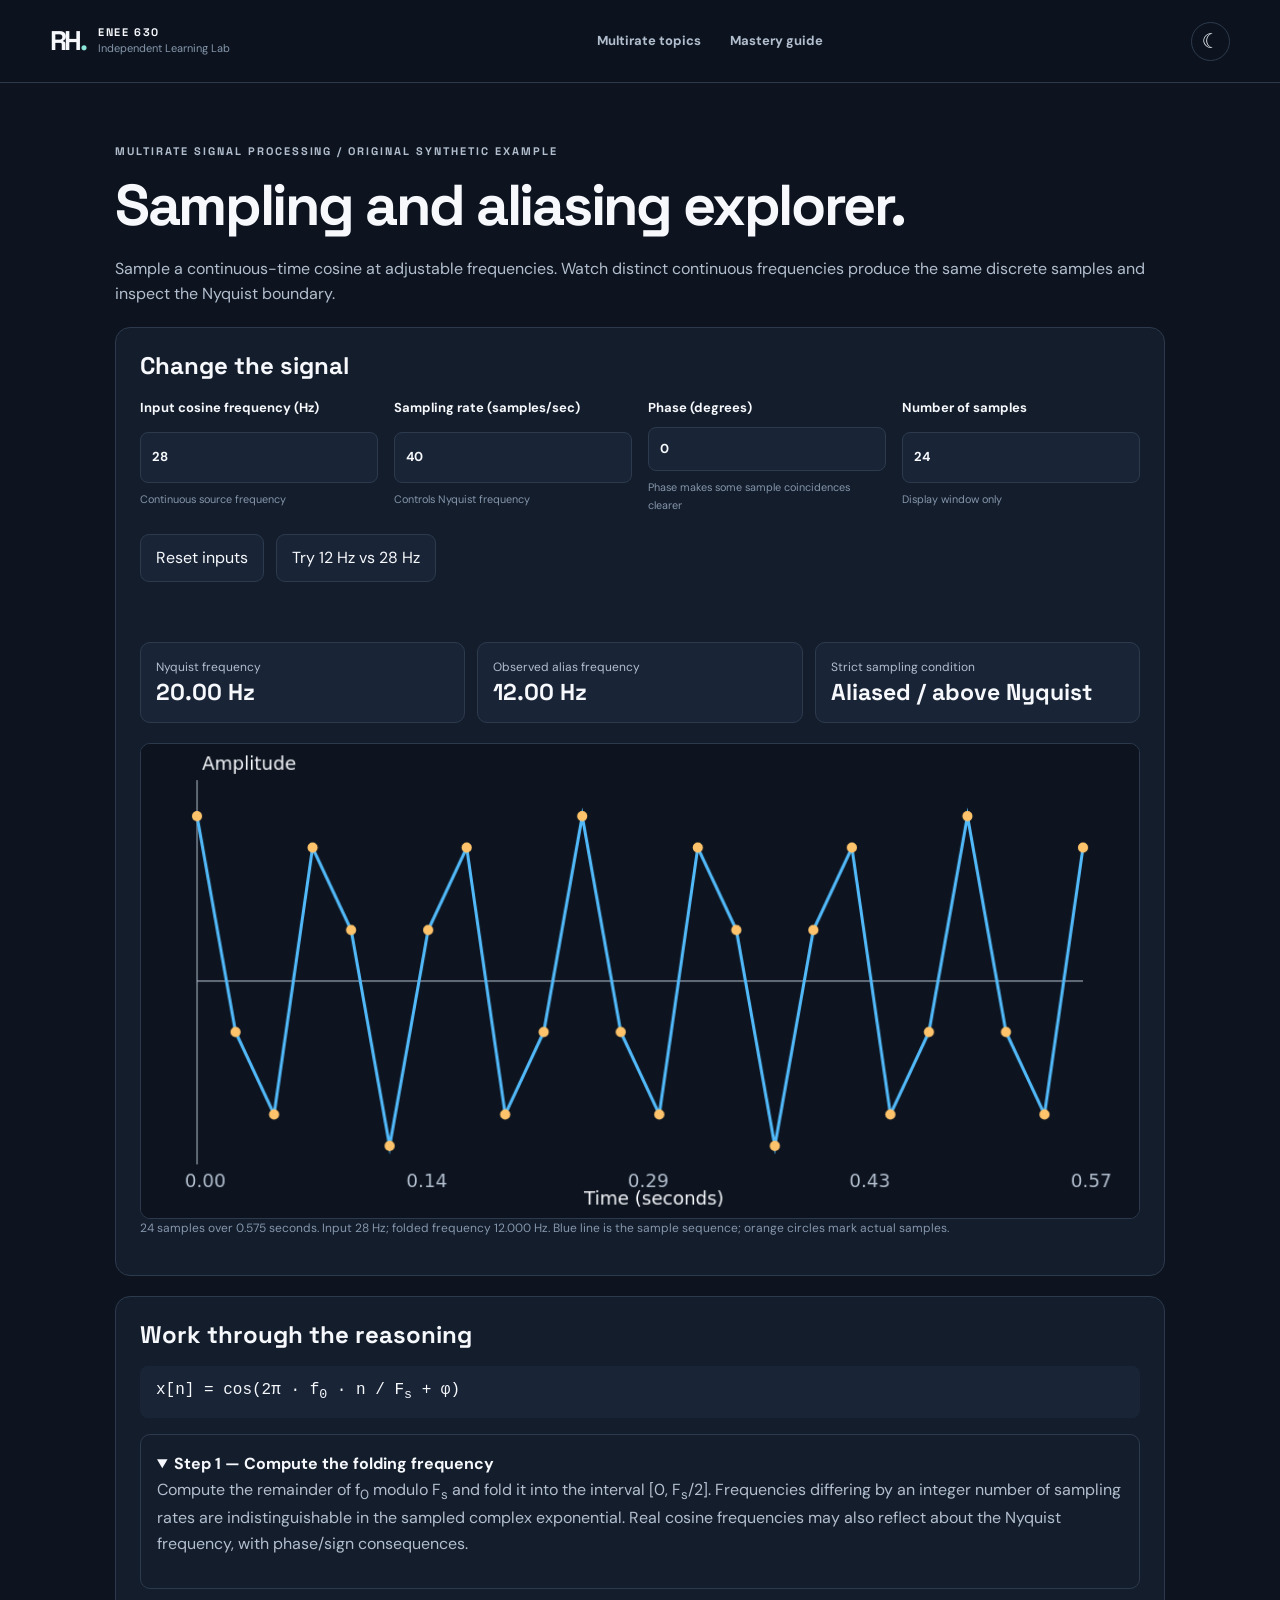
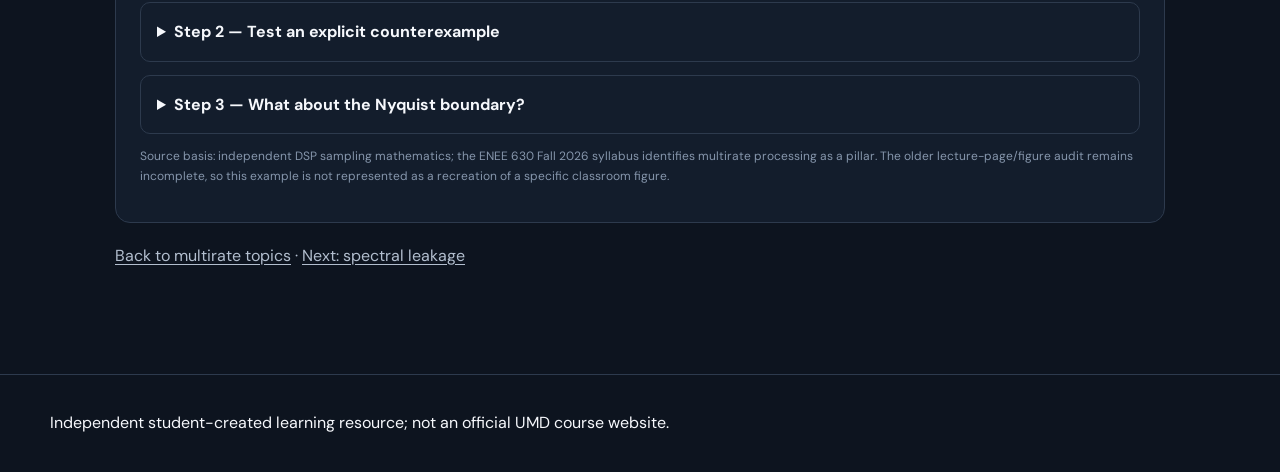
<file: site/visualizations/sampling-aliasing.html>
<!doctype html><html lang="en" data-theme="dark"><head><meta charset="utf-8"><meta name="viewport" content="width=device-width,initial-scale=1"><title>Sampling and Aliasing | ENEE 630 Learning Lab</title><meta name="description" content="Original interactive sampling aliasing explorer with exact Nyquist boundary checks."><link rel="icon" href="../assets/favicon.svg" type="image/svg+xml"><link rel="stylesheet" href="../assets/styles.css"><link rel="stylesheet" href="./sampling-spectra.css"><script src="../assets/course.js" defer></script></head><body><a class="skip-link" href="#main">Skip to experiment</a><header class="site-header"><div class="container nav-row"><a class="brand" href="../index.html"><span class="brand-mark">RH<span>.</span></span><span class="brand-label"><strong>ENEE 630</strong><small>Independent Learning Lab</small></span></a><nav class="site-nav" aria-label="Primary"><a href="../index.html#multirate">Multirate topics</a><a href="../learning-guide.html">Mastery guide</a></nav><div class="nav-actions"><button class="theme-button" id="theme-toggle" aria-label="Toggle theme" title="Toggle theme">&#9790;</button></div></div></header><main id="main" class="lab-shell container"><p class="section-label">MULTIRATE SIGNAL PROCESSING / ORIGINAL SYNTHETIC EXAMPLE</p><h1>Sampling and aliasing explorer.</h1><p>Sample a continuous-time cosine at adjustable frequencies. Watch distinct continuous frequencies produce the same discrete samples and inspect the Nyquist boundary.</p>
<section class="lab-panel" aria-labelledby="controls-label"><h2 id="controls-label">Change the signal</h2>
<div class="lab-controls"><label>Input cosine frequency (Hz)<input id="signal" type="number" min="0" max="250" step="1" value="28"><small>Continuous source frequency</small></label><label>Sampling rate (samples/sec)<input id="rate" type="number" min="2" max="100" step="1" value="40"><small>Controls Nyquist frequency</small></label><label>Phase (degrees)<input id="phase" type="number" min="-180" max="180" step="15" value="0"><small>Phase makes some sample coincidences clearer</small></label><label>Number of samples<input id="count" type="number" min="8" max="64" step="1" value="24"><small>Display window only</small></label></div>
<div class="lab-actions"><button id="reset" type="button">Reset inputs</button><button id="preset" type="button">Try 12 Hz vs 28 Hz</button></div><p id="error" class="lab-error" role="status" aria-live="polite"></p>
<div class="lab-output"><div><small>Nyquist frequency</small><strong id="nyquist">—</strong></div><div><small>Observed alias frequency</small><strong id="alias">—</strong></div><div><small>Strict sampling condition</small><strong id="condition">—</strong></div></div>
<canvas id="graph" class="lab-plot" width="980" height="460" role="img" aria-label="Sampled cosine plotted against time, with corresponding aliased cosine overlay">This graph requires canvas. Exact numerical values appear above.</canvas><p id="chart-description" class="lab-muted" aria-live="polite"></p></section>
<section class="lab-panel"><h2>Work through the reasoning</h2><p class="lab-formula">x[n] = cos(2π · f<sub>0</sub> · n / F<sub>s</sub> + φ)</p>
<details open><summary>Step 1 — Compute the folding frequency</summary><p>Compute the remainder of f<sub>0</sub> modulo F<sub>s</sub> and fold it into the interval [0, F<sub>s</sub>/2]. Frequencies differing by an integer number of sampling rates are indistinguishable in the sampled complex exponential. Real cosine frequencies may also reflect about the Nyquist frequency, with phase/sign consequences.</p></details>
<details><summary>Step 2 — Test an explicit counterexample</summary><p>At 40 samples/sec, a zero-phase 12 Hz cosine and 28 Hz cosine yield identical sequences: cos(2π·12n/40) = cos(2π·28n/40) at every integer n. Change the phase to see why the simple reflected positive-frequency cosine can differ in sign of phase.</p></details>
<details><summary>Step 3 — What about the Nyquist boundary?</summary><p>At exactly f<sub>0</sub> = F<sub>s</sub>/2, the sampled cosine becomes (−1)<sup>n</sup> cos φ; its quadrature cannot be recovered from these real samples. The usual strict bandlimit/sampling condition requires F<sub>s</sub> &gt; 2 f<sub>max</sub>, together with the relevant signal assumptions.</p></details>
<p class="lab-muted">Source basis: independent DSP sampling mathematics; the ENEE 630 Fall 2026 syllabus identifies multirate processing as a pillar. The older lecture-page/figure audit remains incomplete, so this example is not represented as a recreation of a specific classroom figure.</p></section><p><a href="../index.html#multirate">Back to multirate topics</a> · <a href="./spectral-leakage.html">Next: spectral leakage</a></p></main><footer><div class="container footer-row">Independent student-created learning resource; not an official UMD course website.</div></footer>
<script type="module">
import {sampledCosine} from "./sampling-spectra-engine.js";
const $=s=>document.getElementById(s), inputs=["signal","rate","phase","count"];
function render(){
try{
 for(const key of inputs)if($(key).value.trim()==="")throw new RangeError("Complete all input fields.");
 const f=Number($("signal").value), fs=Number($("rate").value), phi=Number($("phase").value)*Math.PI/180,N=Number($("count").value);
 if(f>250||fs>100||N<8||N>64||Math.abs(Number($("phase").value))>180)throw new RangeError("Input outside displayed limits.");
 const r=sampledCosine(f,fs,N,phi);
 $("error").textContent="";
 $("nyquist").textContent=r.nyquist.toFixed(2)+" Hz";
 $("alias").textContent=r.frequency.toFixed(2)+" Hz";
 $("condition").textContent=r.strictlyUnaliased?"Below Nyquist":r.atNyquist?"At Nyquist":"Aliased / above Nyquist";
 $("chart-description").textContent=N+" samples over "+((N-1)/fs).toFixed(3)+" seconds. Input "+f+" Hz; folded frequency "+r.frequency.toFixed(3)+" Hz. Blue line is the sample sequence; orange circles mark actual samples.";
 const canvas=$("graph"),ctx=canvas.getContext("2d"),W=canvas.width,H=canvas.height, pad=55;
 const css=getComputedStyle(document.documentElement);const ink=css.getPropertyValue("--ink").trim()||"#ffffff",muted=css.getPropertyValue("--muted").trim()||"#aaaaaa";
 ctx.clearRect(0,0,W,H);ctx.fillStyle=css.getPropertyValue("--bg").trim()||"#101820";ctx.fillRect(0,0,W,H);
 ctx.strokeStyle=muted;ctx.lineWidth=1;ctx.beginPath();ctx.moveTo(pad,H/2);ctx.lineTo(W-pad,H/2);ctx.moveTo(pad,35);ctx.lineTo(pad,H-52);ctx.stroke();
 ctx.fillStyle=ink;ctx.font="18px system-ui";ctx.fillText("Amplitude",pad+5,25);ctx.fillText("Time (seconds)",W/2-55,H-13);
 function coord(i){return [pad+(W-2*pad)*i/(N-1),H/2-(H/2-70)*r.samples[i].value]}
 ctx.strokeStyle="#53bafa";ctx.lineWidth=3;ctx.beginPath();r.samples.forEach((s,i)=>{const [x,y]=coord(i);i===0?ctx.moveTo(x,y):ctx.lineTo(x,y)});ctx.stroke();
 ctx.fillStyle="#ffc46b";r.samples.forEach((s,i)=>{const [x,y]=coord(i);ctx.beginPath();ctx.arc(x,y,5,0,Math.PI*2);ctx.fill()});
 for(let i=0;i<=4;i++){const t=i*(N-1)/(4*fs);ctx.fillStyle=muted;ctx.fillText(t.toFixed(2),pad+(W-2*pad)*i/4-12,H-30)}
}catch(e){$("error").textContent=e.message;["nyquist","alias","condition"].forEach(k=>$(k).textContent="—");$("chart-description").textContent="Invalid input; no sample sequence plotted.";}
}
inputs.forEach(k=>$(k).addEventListener("input",render));
$("reset").addEventListener("click",()=>{Object.entries({signal:28,rate:40,phase:0,count:24}).forEach(([k,v])=>$(k).value=v);render();$("signal").focus()});
$("preset").addEventListener("click",()=>{$("signal").value=12;$("rate").value=40;$("phase").value=0;render();$("signal").focus()});
document.addEventListener("keydown",e=>{if(e.key==="Escape"&&e.target.tagName==="INPUT")e.target.blur()});
new MutationObserver(render).observe(document.documentElement,{attributes:true,attributeFilter:["data-theme"]});
render();
</script></body></html>
</file>
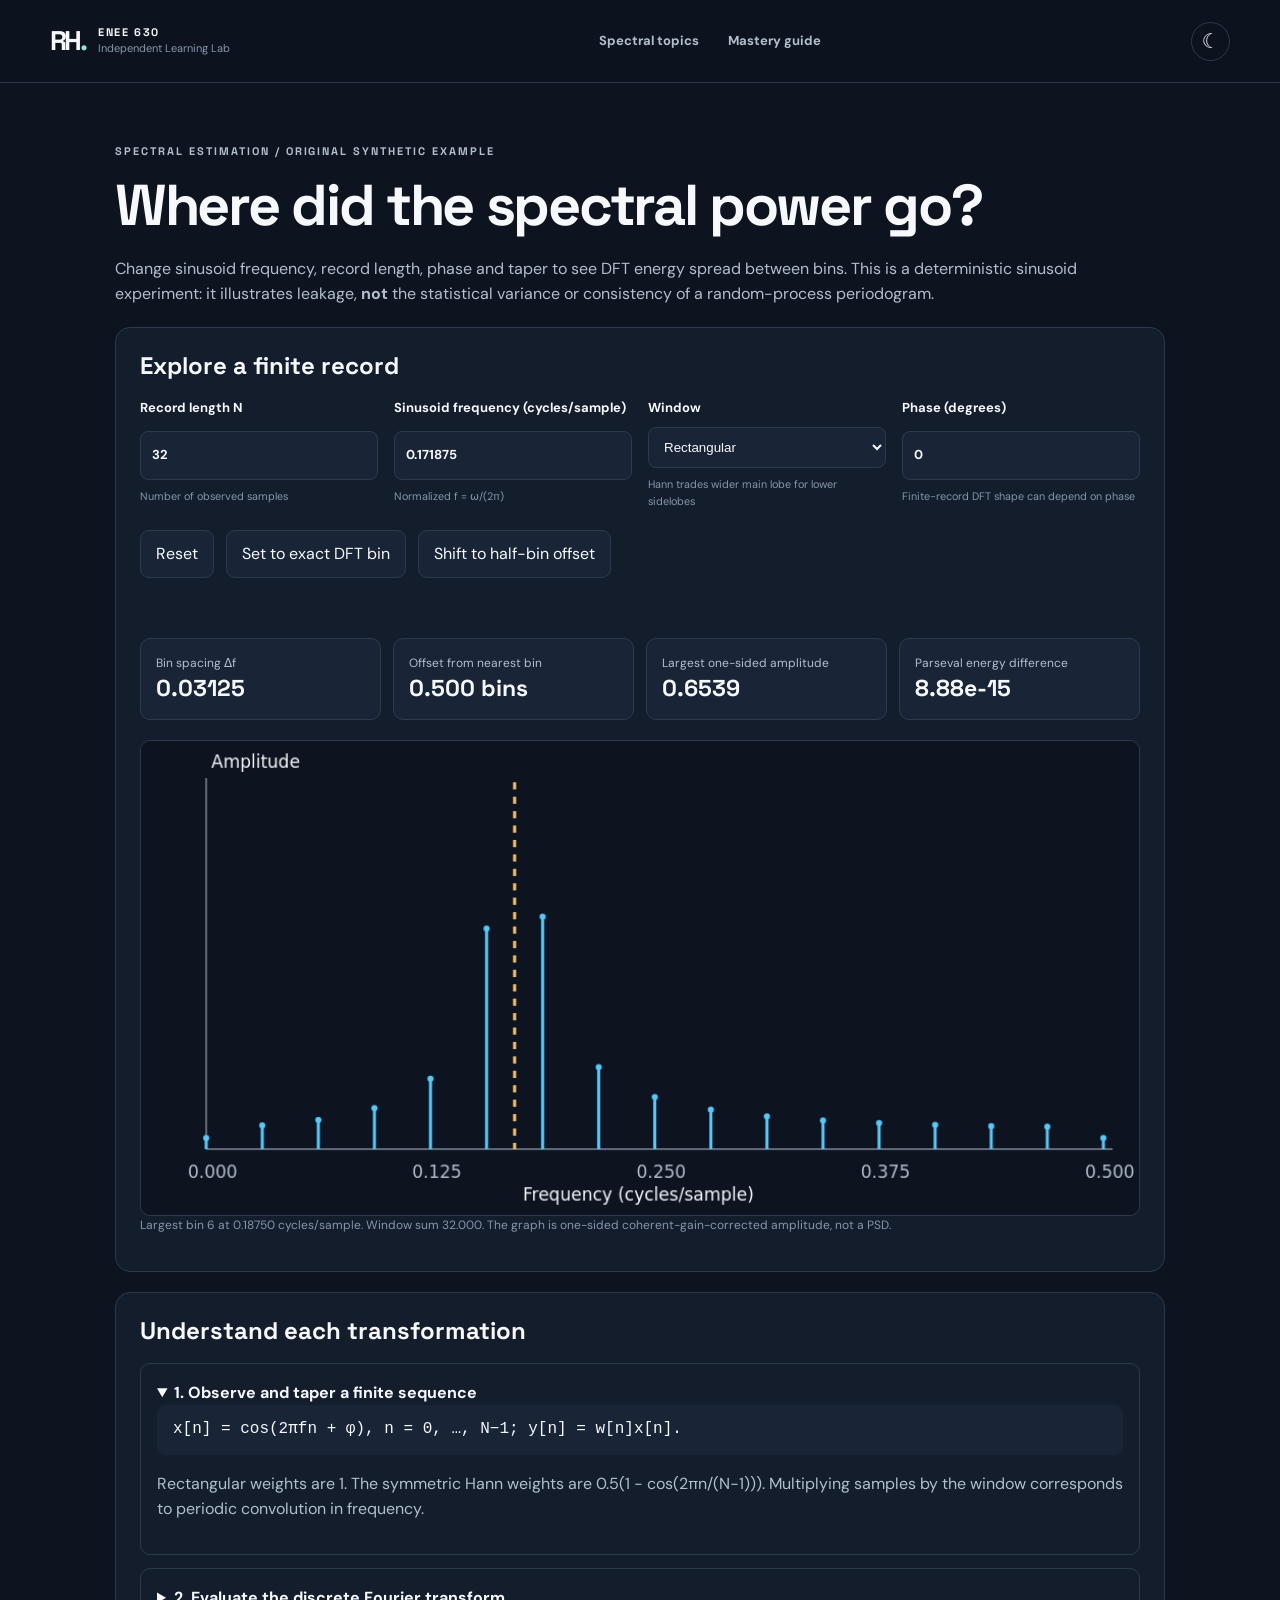
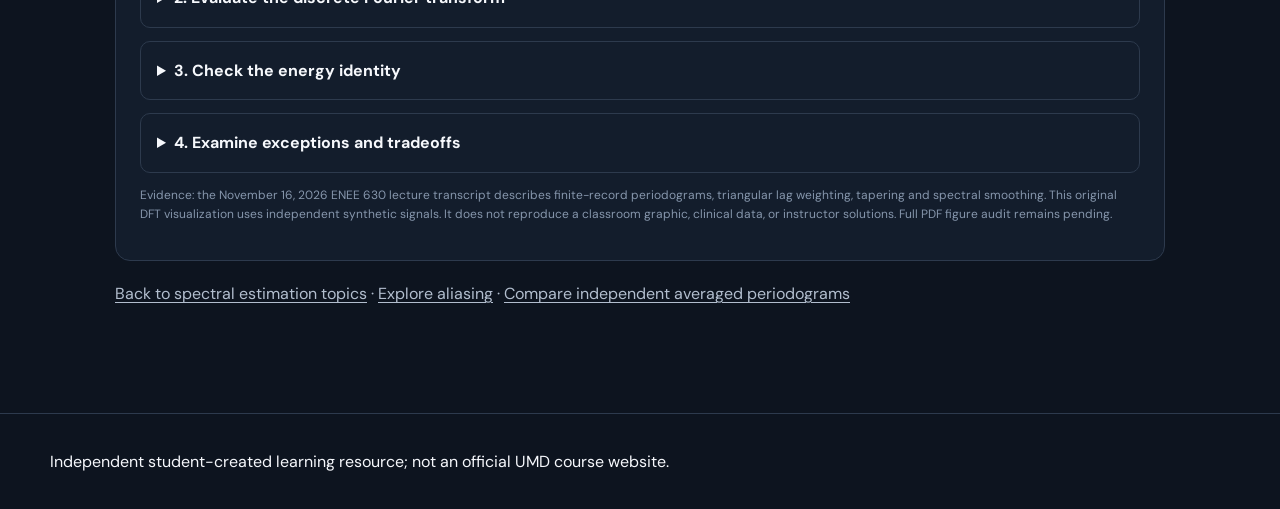
<file: site/visualizations/spectral-leakage.html>
<!doctype html><html lang="en" data-theme="dark"><head><meta charset="utf-8"><meta name="viewport" content="width=device-width,initial-scale=1"><title>Spectral Leakage and Windows | ENEE 630 Learning Lab</title><meta name="description" content="Interactive original DFT spectral leakage and Hann window explorer"><link rel="icon" href="../assets/favicon.svg" type="image/svg+xml"><link rel="stylesheet" href="../assets/styles.css"><link rel="stylesheet" href="./sampling-spectra.css"><script src="../assets/course.js" defer></script></head><body>
<a class="skip-link" href="#main">Skip to experiment</a><header class="site-header"><div class="container nav-row"><a class="brand" href="../index.html"><span class="brand-mark">RH<span>.</span></span><span class="brand-label"><strong>ENEE 630</strong><small>Independent Learning Lab</small></span></a><nav class="site-nav" aria-label="Primary"><a href="../index.html#spectral">Spectral topics</a><a href="../learning-guide.html">Mastery guide</a></nav><div class="nav-actions"><button class="theme-button" id="theme-toggle" aria-label="Toggle theme" title="Toggle theme">&#9790;</button></div></div></header>
<main class="lab-shell container" id="main"><p class="section-label">SPECTRAL ESTIMATION / ORIGINAL SYNTHETIC EXAMPLE</p><h1>Where did the spectral power go?</h1><p>Change sinusoid frequency, record length, phase and taper to see DFT energy spread between bins. This is a deterministic sinusoid experiment: it illustrates leakage, <strong>not</strong> the statistical variance or consistency of a random-process periodogram.</p>
<section class="lab-panel"><h2>Explore a finite record</h2><div class="lab-controls">
<label>Record length N<input type="number" id="N" min="8" max="128" step="1" value="32"><small>Number of observed samples</small></label>
<label>Sinusoid frequency (cycles/sample)<input type="number" id="freq" min="0" max="0.5" step="0.005" value="0.171875"><small>Normalized f = ω/(2π)</small></label>
<label>Window<select id="window"><option value="rectangular">Rectangular</option><option value="hann">Hann</option></select><small>Hann trades wider main lobe for lower sidelobes</small></label>
<label>Phase (degrees)<input type="number" id="phase" min="-180" max="180" step="15" value="0"><small>Finite-record DFT shape can depend on phase</small></label></div>
<div class="lab-actions"><button type="button" id="reset">Reset</button><button type="button" id="onbin">Set to exact DFT bin</button><button type="button" id="offbin">Shift to half-bin offset</button></div><p id="error" class="lab-error" role="status" aria-live="polite"></p>
<div class="lab-output"><div><small>Bin spacing Δf</small><strong id="spacing">—</strong></div><div><small>Offset from nearest bin</small><strong id="offset">—</strong></div><div><small>Largest one-sided amplitude</small><strong id="peak">—</strong></div><div><small>Parseval energy difference</small><strong id="parseval">—</strong></div></div>
<canvas id="spectrum" class="lab-plot" width="980" height="460" role="img" aria-label="Windowed one-sided DFT amplitude across frequency bins">Exact values are available in the summary and steps below.</canvas><p id="summary" role="status" aria-live="polite" class="lab-muted"></p></section>
<section class="lab-panel"><h2>Understand each transformation</h2>
<details open><summary>1. Observe and taper a finite sequence</summary><p class="lab-formula">x[n] = cos(2πfn + φ), n = 0, …, N−1; y[n] = w[n]x[n].</p><p>Rectangular weights are 1. The symmetric Hann weights are 0.5(1 − cos(2πn/(N−1))). Multiplying samples by the window corresponds to periodic convolution in frequency.</p></details>
<details><summary>2. Evaluate the discrete Fourier transform</summary><p class="lab-formula">Y[k] = ∑ y[n] e<sup>−j2πkn/N</sup>; f<sub>k</sub> = k/N.</p><p>The graph shows one-sided amplitudes |Y[k]|/sum(w), doubled for interior positive-frequency bins. DC and Nyquist bins are not doubled. This coherent-gain correction is illustrative, not a power spectral density normalization.</p></details>
<details><summary>3. Check the energy identity</summary><p class="lab-formula">∑ |w[n]x[n]|² = (1/N) ∑<sub>k=0</sub><sup>N−1</sup> |Y[k]|².</p><p>Parseval's identity holds for either window, including when the input frequency is off-grid. The difference reported above should be near numerical floating-point precision.</p></details>
<details><summary>4. Examine exceptions and tradeoffs</summary><p>At a non-DC/Nyquist integer-bin cosine, a rectangular window aligns the signal with DFT bins. Shift it by half a bin: the sidelobes spread across frequencies. A Hann window suppresses far sidelobes but broadens the main lobe and changes apparent peak height; it does not magically eliminate all leakage, fix stochastic variance, or create new frequency resolution. Zero-padding could interpolate the display without adding information.</p></details>
<p class="lab-muted">Evidence: the November 16, 2026 ENEE 630 lecture transcript describes finite-record periodograms, triangular lag weighting, tapering and spectral smoothing. This original DFT visualization uses independent synthetic signals. It does not reproduce a classroom graphic, clinical data, or instructor solutions. Full PDF figure audit remains pending.</p></section>
<p><a href="../index.html#spectral">Back to spectral estimation topics</a> · <a href="./sampling-aliasing.html">Explore aliasing</a> · <a href="./periodogram.html">Compare independent averaged periodograms</a></p></main><footer><div class="container footer-row">Independent student-created learning resource; not an official UMD course website.</div></footer>
<script type="module">
import {dftWindowedCosine} from "./sampling-spectra-engine.js";
const $=id=>document.getElementById(id),inputs=["N","freq","window","phase"];
function render(){
 try{
 for(const k of ["N","freq","phase"])if($(k).value.trim()==="")throw new RangeError("Complete all numeric fields.");
 const N=Number($("N").value),f=Number($("freq").value),p=Number($("phase").value);
 if(Math.abs(p)>180)throw new RangeError("Phase outside allowed range.");
 const r=dftWindowedCosine({N,frequency:f,window:$("window").value,phase:p*Math.PI/180});
 $("error").textContent="";$("spacing").textContent=r.resolution.toFixed(5);$("offset").textContent=r.centerDistance.toFixed(3)+" bins";
 $("peak").textContent=r.peak.amplitude.toFixed(4);$("parseval").textContent=Math.abs(r.weightedEnergy-r.spectralEnergy).toExponential(2);
 $("summary").textContent="Largest bin "+r.peak.bin+" at "+r.peak.cyclesPerSample.toFixed(5)+" cycles/sample. Window sum "+r.sumWeights.toFixed(3)+". The graph is one-sided coherent-gain-corrected amplitude, not a PSD.";
 const canvas=$("spectrum"),ctx=canvas.getContext("2d"),W=canvas.width,H=canvas.height,pad=64;
 const css=getComputedStyle(document.documentElement),ink=css.getPropertyValue("--ink").trim()||"#fff",muted=css.getPropertyValue("--muted").trim()||"#aaa";
 ctx.clearRect(0,0,W,H);ctx.fillStyle=css.getPropertyValue("--bg").trim()||"#101820";ctx.fillRect(0,0,W,H);
 const max=Math.max(1,r.peak.amplitude*1.07);ctx.strokeStyle=muted;ctx.lineWidth=1;ctx.beginPath();ctx.moveTo(pad,36);ctx.lineTo(pad,H-64);ctx.lineTo(W-26,H-64);ctx.stroke();
 ctx.fillStyle=ink;ctx.font="17px system-ui";ctx.fillText("Amplitude",pad+5,26);ctx.fillText("Frequency (cycles/sample)",W/2-115,H-14);
 ctx.fillStyle=muted;for(let j=0;j<=4;j++)ctx.fillText((j/8).toFixed(3),pad+(W-pad-35)*j/4-18,H-36);
 ctx.fillStyle="#55c9fb";ctx.strokeStyle="#55c9fb";ctx.lineWidth=3;
 for(const s of r.spectrum){const x=pad+(W-pad-35)*(s.cyclesPerSample/.5), y=H-64-(H-115)*s.amplitude/max;ctx.beginPath();ctx.moveTo(x,H-64);ctx.lineTo(x,y);ctx.stroke();ctx.beginPath();ctx.arc(x,y,3,0,2*Math.PI);ctx.fill()}
 const target=pad+(W-pad-35)*(r.frequency/.5);ctx.strokeStyle="#f5c06d";ctx.setLineDash([7,7]);ctx.beginPath();ctx.moveTo(target,40);ctx.lineTo(target,H-64);ctx.stroke();ctx.setLineDash([]);
 }catch(e){$("error").textContent=e.message;["spacing","offset","peak","parseval"].forEach(k=>$(k).textContent="—");$("summary").textContent="Inputs are invalid; spectrum unavailable.";}
}
inputs.forEach(k=>$(k).addEventListener("input",render));
$("reset").addEventListener("click",()=>{Object.entries({N:32,freq:0.171875,window:"rectangular",phase:0}).forEach(([k,v])=>$(k).value=v);render();$("freq").focus()});
$("onbin").addEventListener("click",()=>{$("freq").value=(Math.max(1,Math.min(Math.floor(Number($("N").value)/2)-1,Math.round(Number($("freq").value)*Number($("N").value))))/Number($("N").value)).toFixed(8);render();$("freq").focus()});
$("offbin").addEventListener("click",()=>{$("freq").value=(Math.max(1,Math.min(Math.floor(Number($("N").value)/2)-2,Math.floor(Number($("freq").value)*Number($("N").value))))+0.5)/Number($("N").value);render();$("freq").focus()});
new MutationObserver(render).observe(document.documentElement,{attributes:true,attributeFilter:["data-theme"]});render();
</script></body></html>
</file>
<file: site/assets/styles.css>
@import url('https://fonts.googleapis.com/css2?family=DM+Sans:wght@400;500;600;700&family=Space+Grotesk:wght@400;500;600;700&display=swap');
:root {color-scheme:dark;--bg:#0d141f;--surface:#131d2c;--surface2:#192537;--ink:#f6f8fc;--muted:#b2bece;--faint:#8696ac;--line:#2d3a4d;--mint:#8be6d9;--warm:#f2c18c;--violet:#b6a5fa;--cardshadow:0 20px 65px rgba(0,0,0,.15)}
[data-theme="light"] {color-scheme:light;--bg:#f7f9fd;--surface:#ffffff;--surface2:#edf2f8;--ink:#142132;--muted:#4d5e73;--faint:#64778c;--line:#dbe3ed;--mint:#13695d;--warm:#a05b16;--violet:#6453a4;--cardshadow:0 15px 55px rgba(32,53,75,.07)}
*,*::before,*::after{box-sizing:border-box}html{scroll-behavior:smooth;scroll-padding-top:92px}body{margin:0;background:var(--bg);color:var(--ink);font:16px/1.6 'DM Sans',system-ui,-apple-system,'Segoe UI',sans-serif}a{color:inherit;text-decoration:none}button,input{font:inherit}button{cursor:pointer}a:focus-visible,button:focus-visible,input:focus-visible{outline:3px solid var(--mint);outline-offset:3px}[hidden]{display:none!important}.container{width:min(1180px,calc(100% - 54px));margin:auto}.sr-only{position:absolute;clip:rect(0,0,0,0);width:1px;height:1px;overflow:hidden;white-space:nowrap}.skip-link{position:absolute;z-index:100;top:-80px;left:12px;background:var(--mint);color:#071316;padding:10px 16px;border-radius:8px}.skip-link:focus{top:12px}
.site-header{position:sticky;top:0;z-index:50;background:color-mix(in srgb,var(--bg) 91%,transparent);border-bottom:1px solid var(--line);backdrop-filter:blur(18px)}.nav-row{height:82px;display:flex;align-items:center;gap:42px}.brand{display:flex;align-items:center;gap:13px;white-space:nowrap}.brand-mark{display:inline-flex;align-items:center;letter-spacing:-.1em;font:700 27px/1 'Space Grotesk',sans-serif}.brand-mark span{color:var(--mint)}.brand-label{display:flex;flex-direction:column;line-height:1.15;gap:4px}.brand-label strong{font:700 11px/1 'Space Grotesk';letter-spacing:.15em}.brand-label small{font-size:11px;color:var(--faint)}.site-nav{display:flex;gap:29px;margin:auto}.site-nav a{font-size:13px;font-weight:700;color:var(--muted)}.site-nav a:hover,.footer-links a:hover{color:var(--mint)}.nav-actions{display:flex;align-items:center;gap:12px}.theme-button{display:grid;place-items:center;background:transparent;border:1px solid var(--line);border-radius:50%;color:var(--ink);width:39px;height:39px;font-size:20px}.nav-github{font-size:12px;font-weight:700;padding:11px 16px;border:1px solid var(--line);border-radius:9px}.nav-github:hover{border-color:var(--mint)}
.hero{position:relative;overflow:hidden;background:radial-gradient(ellipse at 12% 15%,rgba(63,134,146,.12),transparent 48%),radial-gradient(ellipse at 80% 18%,rgba(124,103,169,.08),transparent 45%)}.hero-grid{display:grid;grid-template-columns:1.04fr .96fr;align-items:center;gap:62px;padding:96px 0 93px}.eyebrow,.section-label{letter-spacing:.18em;font:700 11px/1.5 'Space Grotesk',sans-serif;color:var(--mint)}.eyebrow{display:inline-flex;align-items:center;gap:11px}.eyebrow-dot{width:8px;height:8px;background:var(--mint);border-radius:50%;box-shadow:0 0 0 5px color-mix(in srgb,var(--mint) 13%,transparent)}h1,h2,h3,p{margin-top:0}.hero h1{font:700 clamp(49px,6vw,80px)/1.08 'Space Grotesk',sans-serif;letter-spacing:-.064em;margin:25px 0}.hero h1 em{font-style:normal;color:var(--mint)}.hero-copy>p{max-width:520px;font-size:16px;line-height:1.9;color:var(--muted)}.hero-actions{display:flex;align-items:center;gap:29px;margin-top:34px}.primary-button{background:var(--mint);color:#101d26;border:1px solid transparent;font-weight:700;font-size:13px;padding:14px 19px;border-radius:9px;display:inline-flex;gap:31px;align-items:center;box-shadow:0 10px 40px rgba(65,183,178,.1)}.primary-button:hover{transform:translateY(-1px);filter:brightness(1.07)}[data-theme="light"] .primary-button{color:white;background:#13695d}.text-link,.small-link{font-weight:700;font-size:13px;color:var(--ink)}.text-link:hover,.small-link:hover{color:var(--mint)}.hero-art{background:linear-gradient(150deg,var(--surface),var(--bg));border:1px solid var(--line);border-radius:21px;box-shadow:var(--cardshadow);padding:20px 19px 10px;overflow:hidden}.art-kicker,.art-footer{display:flex;justify-content:space-between;align-items:center;gap:12px;font:700 10px/1.3 'Space Grotesk',sans-serif;letter-spacing:.15em;color:var(--faint)}.art-kicker span{font-weight:500}.hero-art svg{display:block;width:100%;height:auto;margin:2px auto -7px;max-height:355px}.art-footer{border-top:1px solid var(--line);padding:13px 2px 8px;letter-spacing:.1em}.live-mark{color:var(--mint)}
.metrics{border-top:1px solid var(--line);border-bottom:1px solid var(--line);background:color-mix(in srgb,var(--surface) 60%,var(--bg))}.metric-row{display:grid;grid-template-columns:repeat(3,1fr) 1.2fr;align-items:center;padding:22px 0;gap:20px}.metric-row>div:not(:last-child){display:flex;align-items:center;gap:13px}.metric-row strong{font:700 32px/1 'Space Grotesk';letter-spacing:-.06em}.metric-row span{font-size:12px;color:var(--faint);font-weight:600}.metrics-aside{color:var(--faint);font-size:12px;line-height:1.5;text-align:right}
.section{padding:93px 0}.section-head{display:flex;justify-content:space-between;align-items:end;gap:20px;margin-bottom:36px}.section h2{font:700 clamp(34px,4vw,55px)/1.1 'Space Grotesk';letter-spacing:-.055em;margin:14px 0}.period{color:var(--mint)}.section-head p{color:var(--muted);margin-bottom:0;max-width:540px}.small-link{white-space:nowrap}.courses-grid{display:grid;grid-template-columns:repeat(3,1fr);gap:18px}.course-card{display:flex;flex-direction:column;min-height:300px;padding:28px;border-radius:17px;background:var(--surface);border:1px solid var(--line);transition:border-color .2s,transform .2s,box-shadow .2s;position:relative;overflow:hidden}.course-card:before{content:'';position:absolute;top:-70px;right:-50px;width:160px;height:160px;border-radius:50%;background:var(--tone);opacity:.07;filter:blur(12px);pointer-events:none}.course-card:hover{transform:translateY(-4px);border-color:var(--tone);box-shadow:var(--cardshadow)}.course-card.amber{--tone:var(--warm)}.course-card.violet{--tone:var(--violet)}.course-card.mint{--tone:var(--mint)}.course-card-top{display:flex;justify-content:space-between;align-items:center;margin-bottom:37px}.course-number{font:700 13px/1 'Space Grotesk';color:var(--tone);letter-spacing:.17em}.course-arrow{width:35px;height:35px;border-radius:50%;border:1px solid var(--line);display:grid;place-items:center;font-size:19px}.course-card h3{font:600 23px/1.25 'Space Grotesk';letter-spacing:-.035em;margin:0 0 15px}.course-card p{font-size:13px;color:var(--muted);margin:0 0 20px}.course-tags{display:flex;gap:6px;flex-wrap:wrap;margin-top:auto}.course-tag{font-size:10px;padding:4px 8px;border:1px solid var(--line);border-radius:6px;color:var(--faint)}.note-row{display:flex;gap:12px;align-items:baseline;font-size:12px;color:var(--faint);padding:23px 2px 0}.note-row span{color:var(--mint)}
.resources-section{border-top:1px solid var(--line);background:color-mix(in srgb,var(--surface) 29%,var(--bg))}.muted-heading{color:var(--faint)}.resource-toolbar{display:flex;align-items:center;gap:18px;margin:38px 0 18px}.search-box{height:51px;flex:1;display:flex;gap:12px;align-items:center;padding:0 17px;border:1px solid var(--line);border-radius:10px;background:var(--surface);color:var(--faint)}.search-box:focus-within{border-color:var(--mint)}.search-box input{width:100%;background:transparent;color:var(--ink);border:0;outline:0;font-size:13px}.search-box input::placeholder{color:var(--faint)}.resource-counter{font-size:12px;min-width:88px;text-align:right;color:var(--faint)}.filter-row{display:flex;gap:8px;overflow-x:auto;white-space:nowrap;padding:2px 0 18px;scrollbar-width:thin}.filter-chip{border:1px solid var(--line);background:transparent;color:var(--muted);padding:9px 13px;border-radius:7px;font-size:12px;font-weight:700}.filter-chip:hover{border-color:var(--mint)}.filter-chip.is-active{background:var(--mint);color:#09201f;border-color:var(--mint)}[data-theme="light"] .filter-chip.is-active{color:white}.resource-list{display:grid;gap:32px;margin-top:18px}.resource-group{padding-top:14px}.resource-group-head{display:flex;align-items:start;gap:15px;margin-bottom:16px}.group-number{font:700 13px 'Space Grotesk';color:var(--mint);margin-top:4px}.resource-group h3{font:600 21px/1.3 'Space Grotesk';letter-spacing:-.035em;margin-bottom:4px}.resource-group-head p{font-size:12px;color:var(--faint);margin:0}.resource-grid{display:grid;grid-template-columns:repeat(3,1fr);gap:12px}.resource-card{display:flex;flex-direction:column;min-height:190px;padding:20px;border:1px solid var(--line);border-radius:12px;background:var(--surface);transition:border-color .2s,background .2s}.resource-card:hover{border-color:var(--mint);background:var(--surface2)}.resource-meta{display:flex;justify-content:space-between;color:var(--faint);font-size:11px;margin-bottom:22px}.resource-meta span{font-size:17px;color:var(--mint)}.resource-card strong{font:600 16px/1.35 'Space Grotesk';letter-spacing:-.015em}.resource-description{font-size:12px;line-height:1.6;color:var(--muted);margin:8px 0 16px}.tagline{font-size:10px;color:var(--faint);margin-top:auto}.empty-state{padding:45px 20px;border:1px dashed var(--line);border-radius:12px;text-align:center;color:var(--muted)}
.about-section{border-top:1px solid var(--line)}.about-grid{display:grid;grid-template-columns:1fr 1fr;gap:90px}.about-text{padding-top:28px}.about-text p{color:var(--muted);font-size:14px;line-height:1.9}.about-text .small-link{display:inline-block;margin-top:5px}footer{border-top:1px solid var(--line);padding:35px 0}.footer-row{display:flex;justify-content:space-between;align-items:center;gap:20px}.footer-brand{display:flex;align-items:center;gap:20px}.footer-brand>span:last-child{font-size:11px;color:var(--faint)}.footer-links{display:flex;gap:23px;font-size:12px;font-weight:600;color:var(--muted)}
@media(max-width:960px){.hero-grid{grid-template-columns:1fr 1fr;gap:25px}.hero h1{font-size:57px}.courses-grid{gap:12px}.course-card{padding:21px}.course-card h3{font-size:20px}.resource-grid{grid-template-columns:repeat(2,1fr)}.metric-row{grid-template-columns:repeat(3,1fr)}.metrics-aside{display:none}}
@media(max-width:700px){.container{width:min(100% - 32px,1180px)}.nav-row{height:72px;gap:12px}.brand-label{display:none}.site-nav{gap:15px;margin-left:auto}.site-nav a{font-size:12px}.nav-actions{gap:6px}.nav-github{display:none}.hero-grid{grid-template-columns:1fr;padding:63px 0 56px;gap:28px}.hero h1{font-size:clamp(44px,10vw,67px)}.hero-art{max-width:470px}.metric-row{grid-template-columns:repeat(3,1fr);gap:6px;padding:19px 0}.metric-row>div:not(:last-child){display:block}.metric-row strong{display:block;font-size:27px}.metric-row span{font-size:10px}.section{padding:65px 0}.section-head{display:block}.section-head .small-link{display:inline-block;margin-top:18px}.courses-grid{grid-template-columns:1fr}.course-card{min-height:225px}.course-card-top{margin-bottom:18px}.resource-grid{grid-template-columns:1fr}.resource-card{min-height:162px}.resource-meta{margin-bottom:14px}.about-grid{grid-template-columns:1fr;gap:0}.about-text{padding-top:10px}.footer-row{align-items:start;flex-direction:column}.resource-counter{min-width:68px}.search-box{padding:0 10px}.resource-toolbar{gap:8px}}
@media(prefers-reduced-motion:reduce){html{scroll-behavior:auto}*,*::before,*::after{transition:none!important;animation:none!important}}


/* Course pages extend the hub design language. */
.course-hero{padding:87px 0 71px;background:radial-gradient(ellipse at 82% 30%,rgba(100,123,174,.13),transparent 45%)}
.course-hero-grid{display:grid;grid-template-columns:1.15fr .85fr;gap:55px;align-items:center}
.course-eyebrow{font:700 12px 'Space Grotesk';letter-spacing:.18em;color:var(--mint)}
.course-title{font:700 clamp(43px,5vw,71px)/1.08 'Space Grotesk';letter-spacing:-.059em;margin:22px 0 20px}
.course-deck{color:var(--muted);max-width:570px;font-size:16px;line-height:1.85}
.course-hero .hero-actions{margin-top:25px}
.course-poster{min-height:290px;border:1px solid var(--line);border-radius:18px;background:linear-gradient(145deg,var(--surface2),var(--surface));padding:27px;display:flex;flex-direction:column;justify-content:space-between;overflow:hidden}
.poster-code{font:700 65px/1 'Space Grotesk';color:var(--mint);letter-spacing:-.07em}
.poster-visual{display:flex;gap:8px;align-items:end;height:94px;border-bottom:1px solid var(--line);padding-bottom:12px}
.poster-visual span{display:block;flex:1;background:linear-gradient(to top,rgba(121,222,208,.24),rgba(121,222,208,.86));border-radius:5px 5px 0 0}
.poster-bottom{display:flex;justify-content:space-between;font-size:10px;letter-spacing:.11em;font-weight:700;color:var(--faint);gap:10px}
.course-section{padding:75px 0}.course-section.alt{background:var(--surface);border-block:1px solid var(--line)}
.course-section h2{font:700 clamp(32px,3.5vw,45px)/1.1 'Space Grotesk';letter-spacing:-.045em;margin:12px 0}
.section-copy{color:var(--muted);font-size:14px;max-width:650px}
.path-grid{display:grid;grid-template-columns:repeat(3,1fr);gap:14px;margin-top:31px}
.path-card{min-height:220px;border:1px solid var(--line);padding:25px;border-radius:13px;background:var(--bg)}
.path-card .step{font:700 13px 'Space Grotesk';color:var(--mint);letter-spacing:.14em}
.path-card h3{margin:30px 0 9px;font:600 22px/1.25 'Space Grotesk'}
.path-card p{font-size:13px;color:var(--muted);margin:0}
.path-card .status{font-size:10px;color:var(--faint);display:inline-block;margin-top:14px;text-transform:uppercase;letter-spacing:.1em}
.topics{display:grid;grid-template-columns:repeat(2,1fr);gap:12px;margin-top:27px}
.topic{display:flex;gap:14px;align-items:center;border:1px solid var(--line);background:var(--surface);border-radius:10px;padding:17px;font-weight:600;font-size:14px}
.topic span{font:700 12px 'Space Grotesk';color:var(--mint)}
.demo-card{border-radius:15px;border:1px solid var(--mint);background:linear-gradient(120deg,rgba(113,223,205,.1),transparent),var(--surface);padding:26px;display:flex;justify-content:space-between;align-items:center;gap:20px;margin-top:30px}
.demo-card h3{font:600 22px 'Space Grotesk';margin:5px 0}.demo-card p{color:var(--muted);font-size:13px;max-width:540px;margin:0}.demo-kicker{font:700 11px 'Space Grotesk';letter-spacing:.13em;color:var(--mint)}
.demo-btn{white-space:nowrap;border-radius:8px;background:var(--mint);padding:12px 16px;color:#08211f;font-size:13px;font-weight:700}
.resources-prompt{display:flex;justify-content:space-between;align-items:center;gap:25px;padding:26px;border:1px solid var(--line);border-radius:14px;background:var(--surface);margin-top:31px}
.resources-prompt strong{font:600 19px 'Space Grotesk'}.resources-prompt p{font-size:13px;color:var(--muted);margin:5px 0 0}
@media(max-width:800px){.course-hero-grid{grid-template-columns:1fr;gap:25px}.course-poster{min-height:200px}.poster-visual{height:55px}.path-grid{grid-template-columns:1fr}.path-card{min-height:175px}.path-card h3{margin-top:18px}}
@media(max-width:600px){.course-hero{padding:60px 0 48px}.course-title{font-size:42px}.topics{grid-template-columns:1fr}.demo-card,.resources-prompt{flex-direction:column;align-items:start}.demo-btn{width:100%;text-align:center}}


/* ENEE 630 topical navigation: native details/summary preserves keyboard semantics. */
.topic-accordion{display:grid;gap:14px;margin-top:28px}
.topic-group{background:var(--surface);border:1px solid var(--line);border-radius:14px;overflow:hidden}
.topic-group[open]{border-color:var(--mint)}
.topic-group summary{display:flex;align-items:center;gap:19px;padding:22px 24px;cursor:pointer;list-style:none}
.topic-group summary::-webkit-details-marker{display:none}
.topic-group summary::after{content:"+";font:500 27px/1 'Space Grotesk',sans-serif;color:var(--mint);margin-left:auto}
.topic-group[open] summary::after{content:"−"}
.topic-group summary:hover{background:var(--surface2)}
.topic-group summary:focus-visible{outline:3px solid var(--mint);outline-offset:-4px}
.topic-index{font:700 14px/1 'Space Grotesk',sans-serif;color:var(--mint);flex:none}
.topic-heading{display:grid;gap:6px;min-width:0}
.topic-heading strong{font:600 clamp(18px,2.4vw,23px)/1.3 'Space Grotesk',sans-serif}
.topic-heading small{font-size:12px;font-weight:500;color:var(--muted)}
.topic-content{border-top:1px solid var(--line);padding:21px 24px 24px 56px}
.topic-content p{color:var(--muted);font-size:14px}
.topic-subtopics{padding-left:20px;color:var(--muted);font-size:14px;line-height:1.8}
.topic-subtopics li{padding:5px 0}
.topic-subtopics strong{color:var(--ink)}
.topic-status{font-size:12px!important;color:var(--faint)!important}
.topic-link{font-weight:700;font-size:13px;color:var(--mint);text-decoration:underline;text-underline-offset:3px}
.topic-lesson{display:grid;gap:5px;border:1px solid var(--mint);border-radius:10px;padding:15px 17px;margin:20px 0;background:color-mix(in srgb,var(--mint) 7%,var(--surface2))}
.topic-lesson strong{color:var(--ink);font-size:14px}
.topic-lesson span{font-size:12px;color:var(--muted)}
.topic-lesson:hover,.topic-lesson:focus-visible{background:var(--surface2);outline-offset:3px}
@media(max-width:600px){.topic-group summary{padding:17px 15px;gap:12px}.topic-content{padding:16px 18px}.topic-index{font-size:12px}}

/* User-provided ENEE 630 cover: compact preview, not reproduced instructor material. */
.course-cover{margin:0;border:1px solid var(--line);border-radius:18px;background:linear-gradient(150deg,var(--surface),var(--bg));padding:17px;box-shadow:var(--cardshadow);display:grid;gap:11px;place-items:center;overflow:hidden}
.course-cover img{display:block;width:100%;max-width:460px;height:auto;aspect-ratio:1;object-fit:contain;border-radius:8px}
.course-cover figcaption{font:700 10px/1.4 'Space Grotesk',sans-serif;letter-spacing:.15em;color:var(--faint);text-align:center}
@media(max-width:800px){.course-cover{max-width:420px}}
</file>
<file: site/visualizations/periodogram.css>
.lesson-intro{padding:72px 0 34px}.lesson-intro h1{font:700 clamp(39px,5.6vw,67px)/1.09 'Space Grotesk',sans-serif;letter-spacing:-.055em;max-width:980px;margin:18px 0}.lesson-intro h1 em{font-style:normal;color:var(--mint)}.lesson-lead{font-size:18px;line-height:1.7;max-width:820px;color:var(--muted)}.fine{font-size:13px;line-height:1.7;color:var(--muted)}.lesson-intro .fine{max-width:880px}.lesson-shell{padding-bottom:50px}.panel{background:var(--surface);border:1px solid var(--line);border-radius:17px;padding:27px;margin:18px 0;box-shadow:var(--cardshadow)}.panel-heading{display:flex;justify-content:space-between;align-items:center;gap:16px;margin-bottom:16px}.panel-heading h2{font:600 24px/1.25 'Space Grotesk',sans-serif;margin:7px 0}.mini-label{font:700 11px/1.6 'Space Grotesk',sans-serif;color:var(--mint);letter-spacing:.14em}.control-grid{display:grid;grid-template-columns:repeat(4,minmax(0,1fr));gap:12px}.control-grid label{display:flex;flex-direction:column;gap:6px;color:var(--ink);font-size:13px;font-weight:700}.control-grid small{font-size:11px;font-weight:400;color:var(--muted);line-height:1.4}.control-grid input{min-width:0;width:100%;padding:9px 10px;color:var(--ink);background:var(--bg);border:1px solid var(--line);border-radius:8px}.control-grid input:focus{border-color:var(--mint)}.secondary-action{background:var(--surface2);color:var(--ink);border:1px solid var(--line);border-radius:8px;padding:10px 14px;font-size:12px;font-weight:700}.secondary-action:hover{border-color:var(--mint)}.run-actions{display:flex;align-items:center;flex-wrap:wrap;gap:18px;margin-top:21px}.run-actions .primary-button{font:700 13px 'DM Sans',sans-serif;box-shadow:none}.run-actions #status{font-size:12px;color:var(--muted)}.metric-grid{display:grid;grid-template-columns:repeat(4,minmax(0,1fr));gap:11px}.metric{background:var(--surface2);padding:17px;border-radius:12px;border:1px solid var(--line);display:flex;flex-direction:column;gap:7px;min-width:0}.metric>span{font-size:12px;color:var(--muted)}.metric strong{font:700 clamp(25px,2.9vw,33px) 'Space Grotesk',sans-serif;letter-spacing:-.04em;overflow-wrap:anywhere}.metric small{font-size:11px;color:var(--faint)}.plot-panel svg{display:block;width:100%;height:auto;max-height:340px;overflow:visible}.plot-counter{font-size:12px;color:var(--faint)}.legend{display:flex;gap:24px;flex-wrap:wrap;font-size:12px;color:var(--muted)}.swatch{display:inline-block;height:10px;width:12px;margin-right:6px;border-radius:2px}.swatch.single{background:var(--violet)}.swatch.average{background:var(--mint)}.data-row{display:flex;flex-wrap:wrap;gap:13px 28px;border-top:1px solid var(--line);padding-top:15px;font-size:12px;color:var(--muted)}.data-row strong{color:var(--ink)}.step-text{border-left:3px solid var(--mint);background:var(--surface2);padding:16px 17px;color:var(--ink);font-size:14px}.table-wrap{max-height:380px;overflow:auto}.table-wrap table{width:100%;border-collapse:collapse;font-variant-numeric:tabular-nums}.table-wrap caption{text-align:left;font-size:11px;color:var(--faint);padding:0 0 12px}.table-wrap th,.table-wrap td{padding:10px 14px;border-bottom:1px solid var(--line);text-align:right}.table-wrap th:first-child,.table-wrap td:first-child{text-align:left}.table-wrap th{font-size:11px;text-transform:uppercase;letter-spacing:.06em;color:var(--faint)}.table-wrap td{font-size:13px}.lesson-theory{padding:30px 0 85px}.lesson-theory h2{font:700 clamp(31px,4vw,42px) 'Space Grotesk';letter-spacing:-.045em;margin:10px 0 23px}.theory-grid{display:grid;grid-template-columns:1fr 1fr;gap:16px}.theory-grid article{border:1px solid var(--line);border-radius:14px;padding:24px;background:var(--surface)}.theory-grid h3{font:600 20px 'Space Grotesk'}.theory-grid p,.lesson-theory details p{font-size:14px;color:var(--muted)}.formula{overflow:auto;padding:19px 12px;background:var(--surface2);border-radius:8px;font:600 clamp(15px,1.8vw,20px) 'Space Grotesk';text-align:center;white-space:nowrap}.key-comparison{margin:18px 0;padding:22px;border-left:3px solid var(--mint);background:var(--surface);font-size:14px;line-height:1.8}.lesson-theory details{padding:17px 20px;border-bottom:1px solid var(--line);font-size:14px}.lesson-theory summary{font-weight:700;cursor:pointer}.source-note{color:var(--faint);font-size:12px;line-height:1.8;margin-top:25px}.lesson-back{margin-top:25px;font-size:13px;font-weight:700;color:var(--mint)}@media(max-width:850px){.control-grid,.metric-grid{grid-template-columns:repeat(2,minmax(0,1fr))}.theory-grid{grid-template-columns:1fr}}@media(max-width:520px){.lesson-intro{padding:48px 0 16px}.lesson-lead{font-size:15px}.panel{padding:17px}.panel-heading{align-items:flex-start;flex-wrap:wrap}.control-grid{grid-template-columns:1fr}.metric-grid{gap:7px}.metric{padding:11px}.metric strong{font-size:25px}.panel-heading h2{font-size:21px}.lesson-theory{padding-bottom:40px}.theory-grid article{padding:16px}}@media(prefers-reduced-motion:reduce){*,*::before,*::after{scroll-behavior:auto!important;animation:none!important;transition:none!important}}
</file>
<file: site/visualizations/sampling-spectra.css>
.lab-shell{max-width:1050px;padding:60px 0 90px}.lab-shell h1{font:700 clamp(2rem,5vw,3.6rem)/1.15 'Space Grotesk',sans-serif;letter-spacing:-.04em;margin:12px 0 18px}.lab-shell h2{font:700 1.5rem/1.2 'Space Grotesk',sans-serif;margin:0 0 17px}.lab-shell p,.lab-shell li{color:var(--muted)}.lab-panel{background:var(--surface);border:1px solid var(--line);border-radius:15px;padding:24px;margin:20px 0}.lab-controls{display:grid;grid-template-columns:repeat(auto-fit,minmax(190px,1fr));gap:16px}.lab-controls label{display:grid;gap:8px;font-size:13px;font-weight:700}.lab-controls input,.lab-controls select{background:var(--surface2);border:1px solid var(--line);border-radius:8px;color:var(--ink);padding:11px;min-width:0}.lab-controls small{font-weight:400;color:var(--faint)}.lab-shell a:not(.brand){text-decoration:underline;text-underline-offset:3px}.lab-shell a:focus-visible,.lab-shell button:focus-visible,.lab-shell summary:focus-visible{outline:3px solid var(--mint);outline-offset:3px}.lab-actions{display:flex;gap:12px;align-items:center;flex-wrap:wrap;margin:20px 0}.lab-actions button{border:1px solid var(--line);border-radius:9px;color:var(--ink);background:var(--surface2);padding:10px 15px}.lab-output{display:grid;grid-template-columns:repeat(auto-fit,minmax(180px,1fr));gap:12px;margin:20px 0}.lab-output div{border:1px solid var(--line);padding:15px;border-radius:10px;background:var(--surface2)}.lab-output small{display:block;color:var(--muted);font-size:12px}.lab-output strong{font:700 23px 'Space Grotesk',sans-serif}.lab-plot{display:block;width:100%;height:auto;aspect-ratio:2.1 / 1;border-radius:10px;border:1px solid var(--line);background:var(--bg)}.lab-shell details{padding:16px;border:1px solid var(--line);border-radius:10px;margin:13px 0}.lab-shell summary{cursor:pointer;font-weight:700}.lab-muted{font-size:12px;color:var(--faint)!important}.lab-error{min-height:20px;color:var(--warm)!important}.lab-formula{font-family:ui-monospace,monospace;color:var(--ink)!important;background:var(--surface2);padding:12px 16px;border-radius:8px;overflow-wrap:anywhere}@media(max-width:650px){.lab-shell{padding:35px 0 60px}.lab-panel{padding:15px}.lab-plot{aspect-ratio:1.35 / 1}}
</file>
